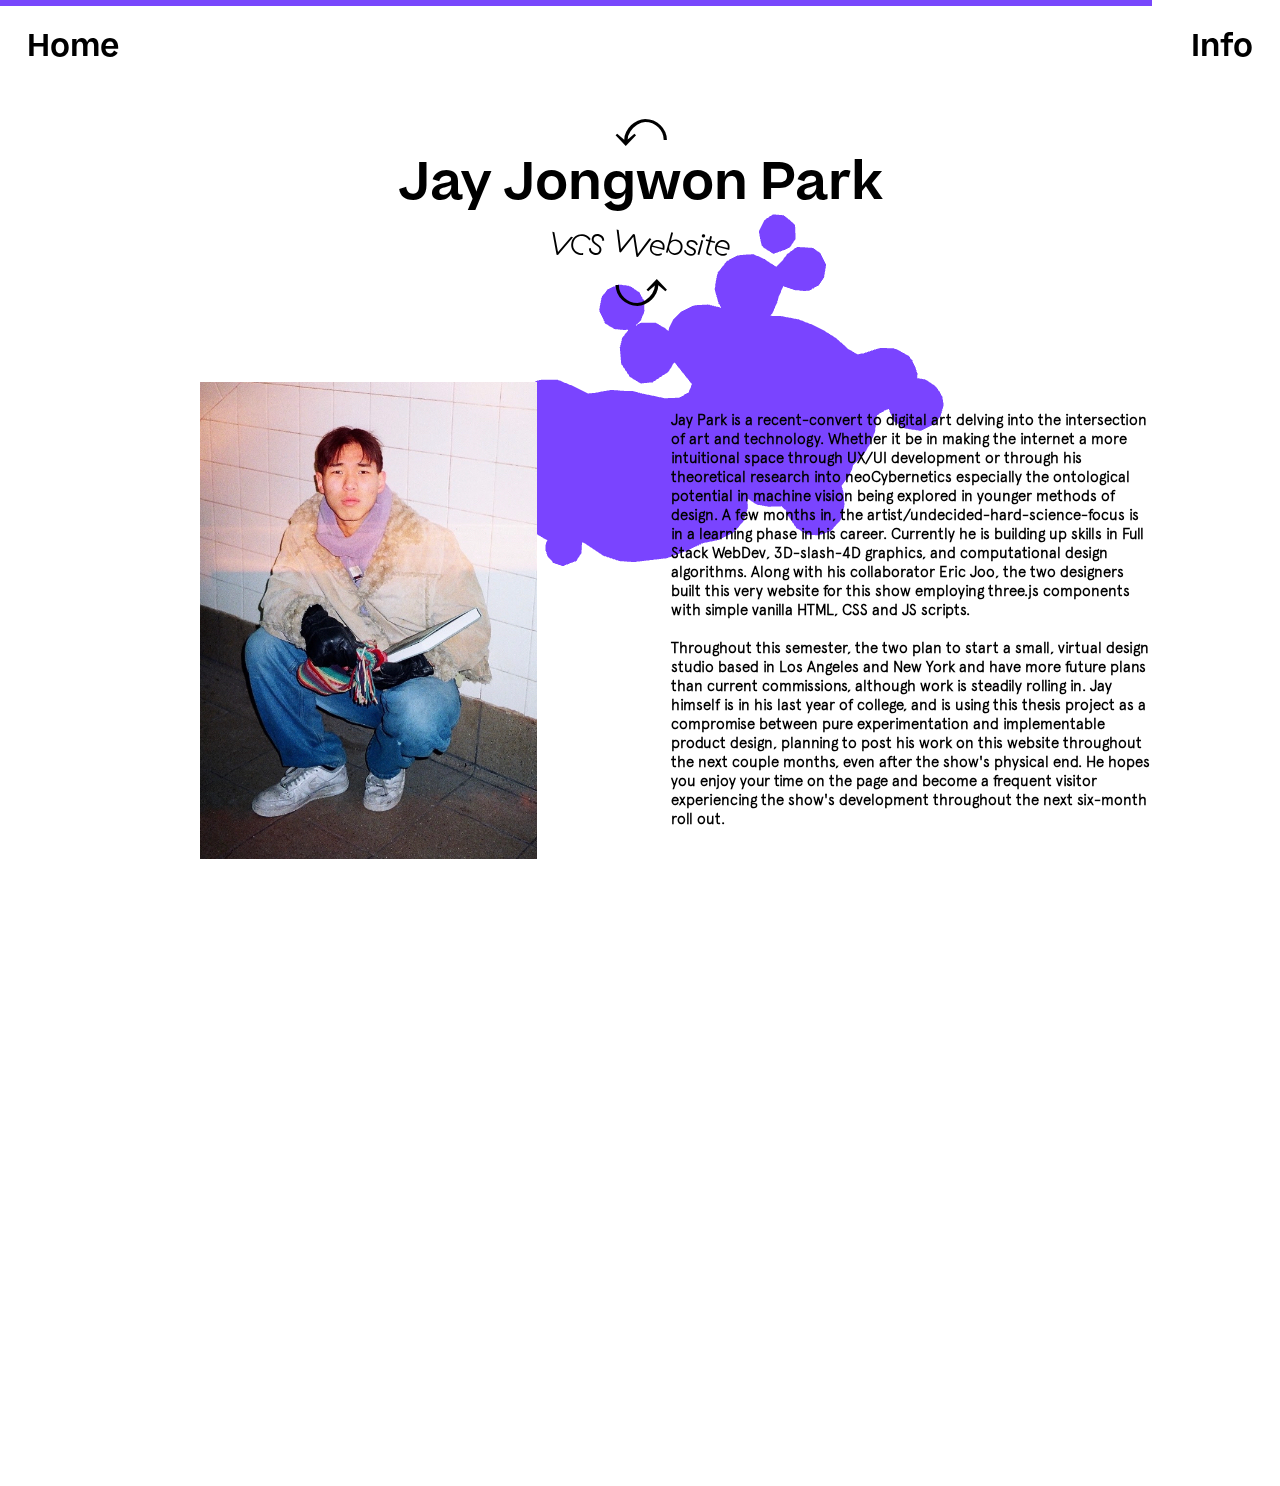
<file: jay.html>
<!DOCTYPE html>
<html>
<head>
    <meta charset="UTF-8" />
    <meta name="viewport" content="width=device-width, initial-scale=1.0" />
    <meta http-equiv="X-UA-Compatible" content="ie=edge" />
    <script src="https://ajax.googleapis.com/ajax/libs/jquery/3.5.1/jquery.min.js"></script>
    <script src="js/three.min.js"></script>
    <script src="js/GLTFLoader.js"></script>
</head>
<style>
    @font-face {
      font-family: Beatrice;
      src: url("fonts/Beatrice-Semibold.otf") format("opentype");
    }
    @font-face {
      font-family: Apercu-Light;
      src: url("fonts/Apercu-Light.otf") format("opentype");
    }
    @font-face {
      font-family: GT-Haptic-Light-Rotalic;
      src: url("fonts/GT-Haptik-Light-Rotalic-Trial.otf") format("opentype");
    }
    /* div{
          background: rgba(255, 255, 255, 0) !important;
          border: none !important;
      } */
    body {
      overflow-x: hidden;
    }

    #top-scroll{
    position: fixed;
    left: 0;
    width:90vw;
    height:.7vh;
    z-index:1000;
    }

    .scene{
      position: fixed;
      width: 100vw;
      height: 100vh;
      z-index: -500;
    }

    .scene,
    canvas {
        
        width: 100%;
        height: 100%;
        
        top: 0;
    }
  </style>
<body>
<div id="top-scroll" style="position: fixed; top: 0; background: rgb(120, 71, 252);"></div>

<div
  style="
    position: fixed;
    left: 0;
    top: 0;
    width: 93px;
    height: 40px;
    margin: 27px;
    text-align: left;
    z-index: 400;
  "
>
  
  <div
    class="home"
    style="
      width: 100%;
      height: 40px;
      display: inline-block;
      
    "
  >
    
    <span style="font-size: 30px; font-family: 'Beatrice'; margin: auto">
      <a style="text-decoration: none; color: black;" href="index.html">Home</a> 
    </span>
  </div>

</div>

<style>

  @media all and (max-width: 480px) {
    .info{
      width: 30vw !important;
      margin: 0;
    }
    .home{
      width: 30vw !important;
      margin: 0;
    }
    .student-nav{
      width: 40vw !important;
    }
    .home span{
      font-size: 7vw  !important;
    }
    .info span{
      font-size: 7vw !important;
    }
    .student-nav span{
      font-size: 7vw !important;
    }
  }
</style>

<div
  class="info"
  style="
    position: fixed;
    right: 0;
    top: 0;
    width: 100px;
    height: 40px;
    margin: 27px;
    text-align: right;
    z-index: 400;
  "
>
  <div
    style="
      width: 100%;
      height: 40px;
      display: inline-block;
    "
  >
  <span style="font-size: 30px; font-family: 'Beatrice'; margin: auto" >
    <a href="info.html" style="text-decoration: none; color: black;">
      Info
    </a>
  </span>
  </div>
</div>

<div
  class="student-nav"
  style="
    position: relative;
    width: 650px;
    height: 150px;
    margin: 100px auto 20px auto;
    text-align: center;
  "
>
  <div
    style="width: 100%; height: 40px; display: inline-block"
  >
    <span
      style="display: inline-block; margin: 0 auto 0 auto; font-size: 50px"
      >
      <a style="text-decoration: none; color: black; cursor: pointer;" href="juliet.html">⤺</a>
      </span
    >
  </div>
  <div
    style="
      width: 100%;
      height: 55px;
      display: inline-block;
    "
  >
    <span style="font-size: 50px; font-family: 'Beatrice'; margin: auto"
      >Jay Jongwon Park</span
    >
    <span style="font-size: 30px !important; font-family: 'GT-Haptic-Light-Rotalic'; margin: auto"><br>VCS Website</span>
  </div>
  <div
    style="
      width: 100%;
      height: 40px;
      display: inline-block;
      font-size: 50px;
    "
  >
    <span>
    <a style="text-decoration: none; color: black; cursor: pointer;" href="naomi.html">⤻</a>
    </span>
  </div>
</div>

<style>
  @media all and (max-width: 1000px) {
    .intro {
      top: 30vw !important;
      margin-top: 15vw;
      height: 200vw !important;
    }
    .pp-side {
      /* min-height: 130vw !important; */
      width: 80vw !important;
    }
    .pp-side img {
      width: 80vw !important;
      margin-top: 20em;
    }
    .state-side {
      /* min-height: 70vw !important; */
      width: 80vw !important;
      top: 160vw !important;
      margin: 50px 0 200px 0;
    }

    .state-side h4 {
      margin-bottom: 20vh !important;
      font-size: 3.5vw !important;
    }
  }

</style>

<div
  class="intro"
  style="
    position: relative;
    width: 80vw;
    margin: 5vh auto 15vh auto;
    display: flex;
    flex-direction: column;
    font-size: 15px;
    top: 0vw;
  "
>
  <div
    class="pp-side"
    style="
      position: absolute;
      left: 0;
      top: 0;
      width: 47%;
      display: flexbox;
      text-align: center;
      vertical-align: middle;
    "
  >
    <img
      style="margin: 18% auto 0 auto; width: 70%; display: flexbox"
      src="images/profile-photo/pp-jay.jpeg"
      alt=""
    />
  </div>
  <div
    class="state-side"
    style="position: absolute; right: 0; width: 47%"
  >
    <h4 style="margin: 6vw auto 0vw auto; font-family: Apercu-Light">
      Jay Park is a recent-convert to digital art delving into the intersection of art and technology. Whether it be in making the internet a more intuitional space through UX/UI development or through his theoretical research into neoCybernetics especially the ontological potential in machine vision being explored in younger methods of design. A few months in, the artist/undecided-hard-science-focus is in a learning phase in his career. Currently he is building up skills in Full Stack WebDev, 3D-slash-4D graphics, and computational design algorithms. Along with his collaborator Eric Joo, the two designers built this very website for this show employing three.js components with simple vanilla HTML, CSS and JS scripts.
      <br><br>
      Throughout this semester, the two plan to start a small, virtual design studio based in Los Angeles and New York and have more future plans than current commissions, although work is steadily rolling in. Jay himself is in his last year of college, and is using this thesis project as a compromise between pure experimentation and implementable product design, planning to post his work on this website throughout the next couple months, even after the show's physical end. He hopes you enjoy your time on the page and become a frequent visitor experiencing the show's development throughout the next six-month roll out.
    </h4>
  </div>
</div>


<div class="scene"></div>

</body>
<script src="js/jay.js"></script>
</html>
</file>
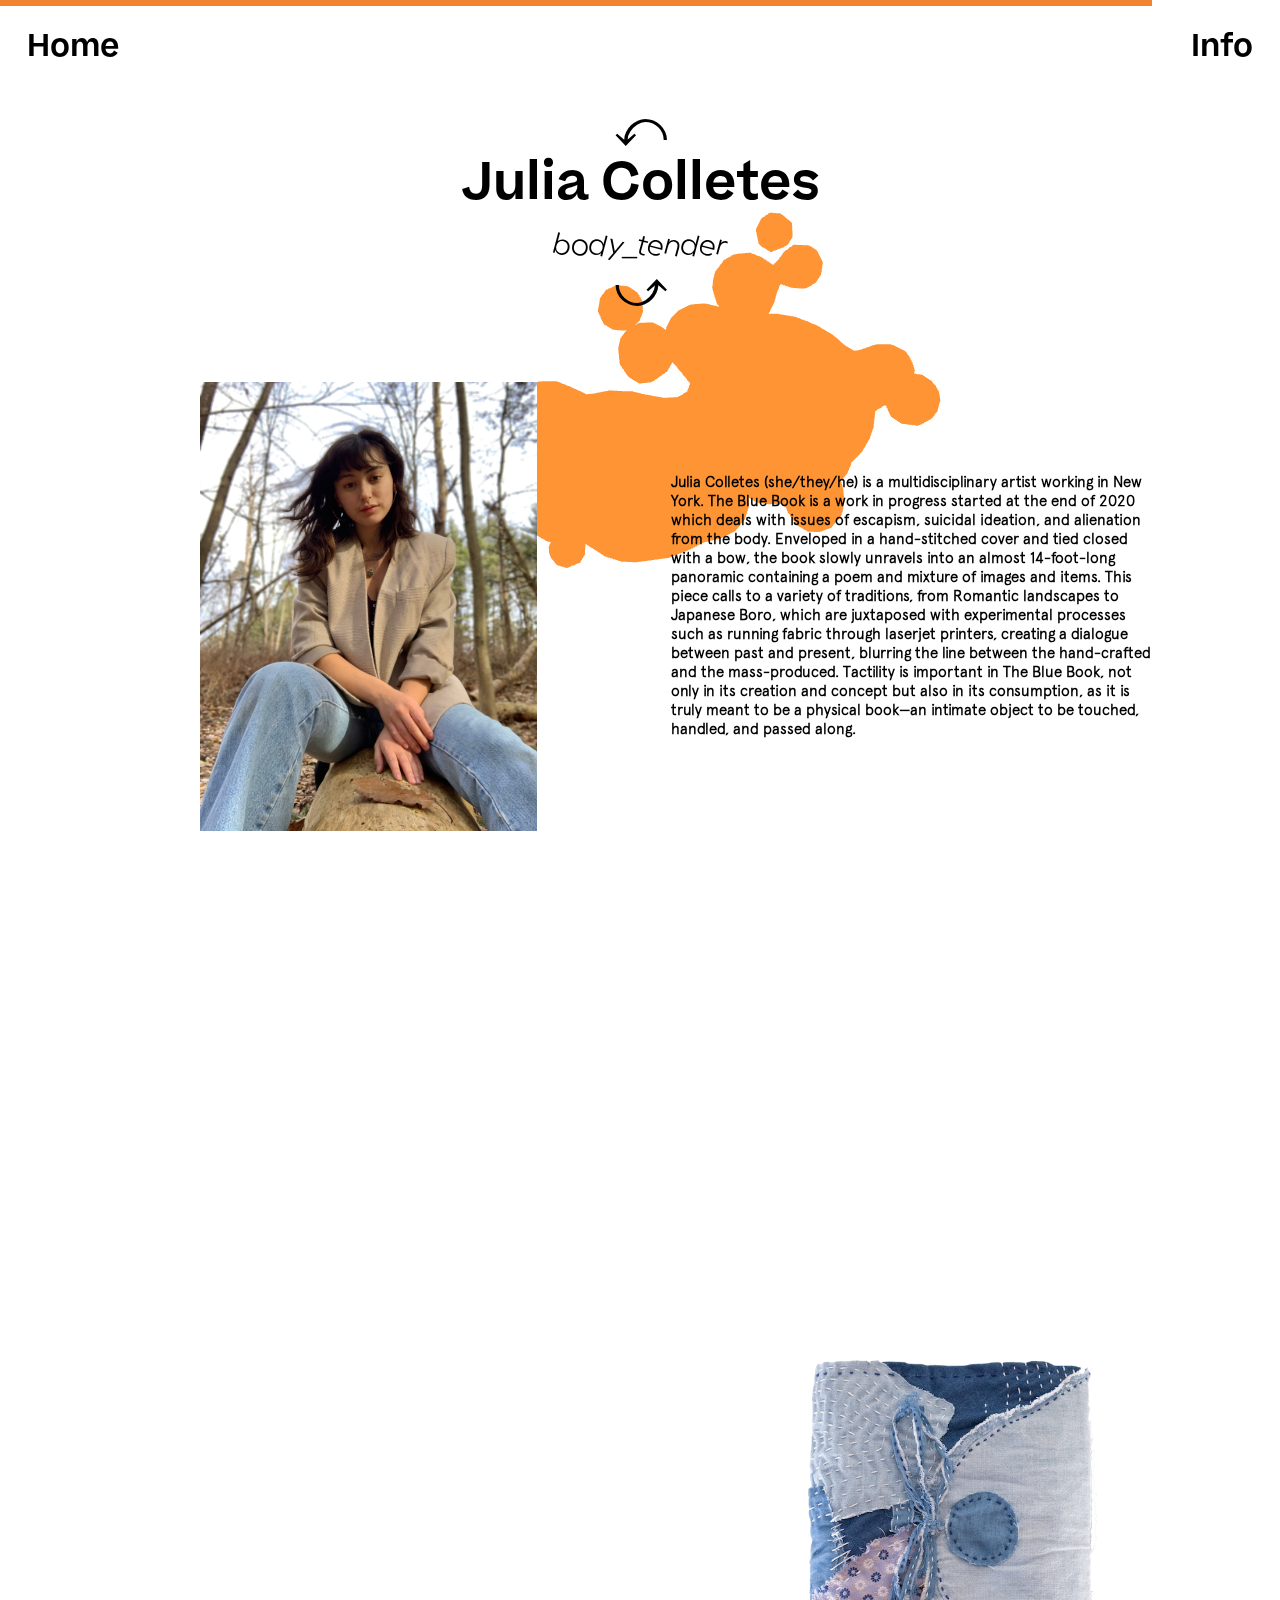
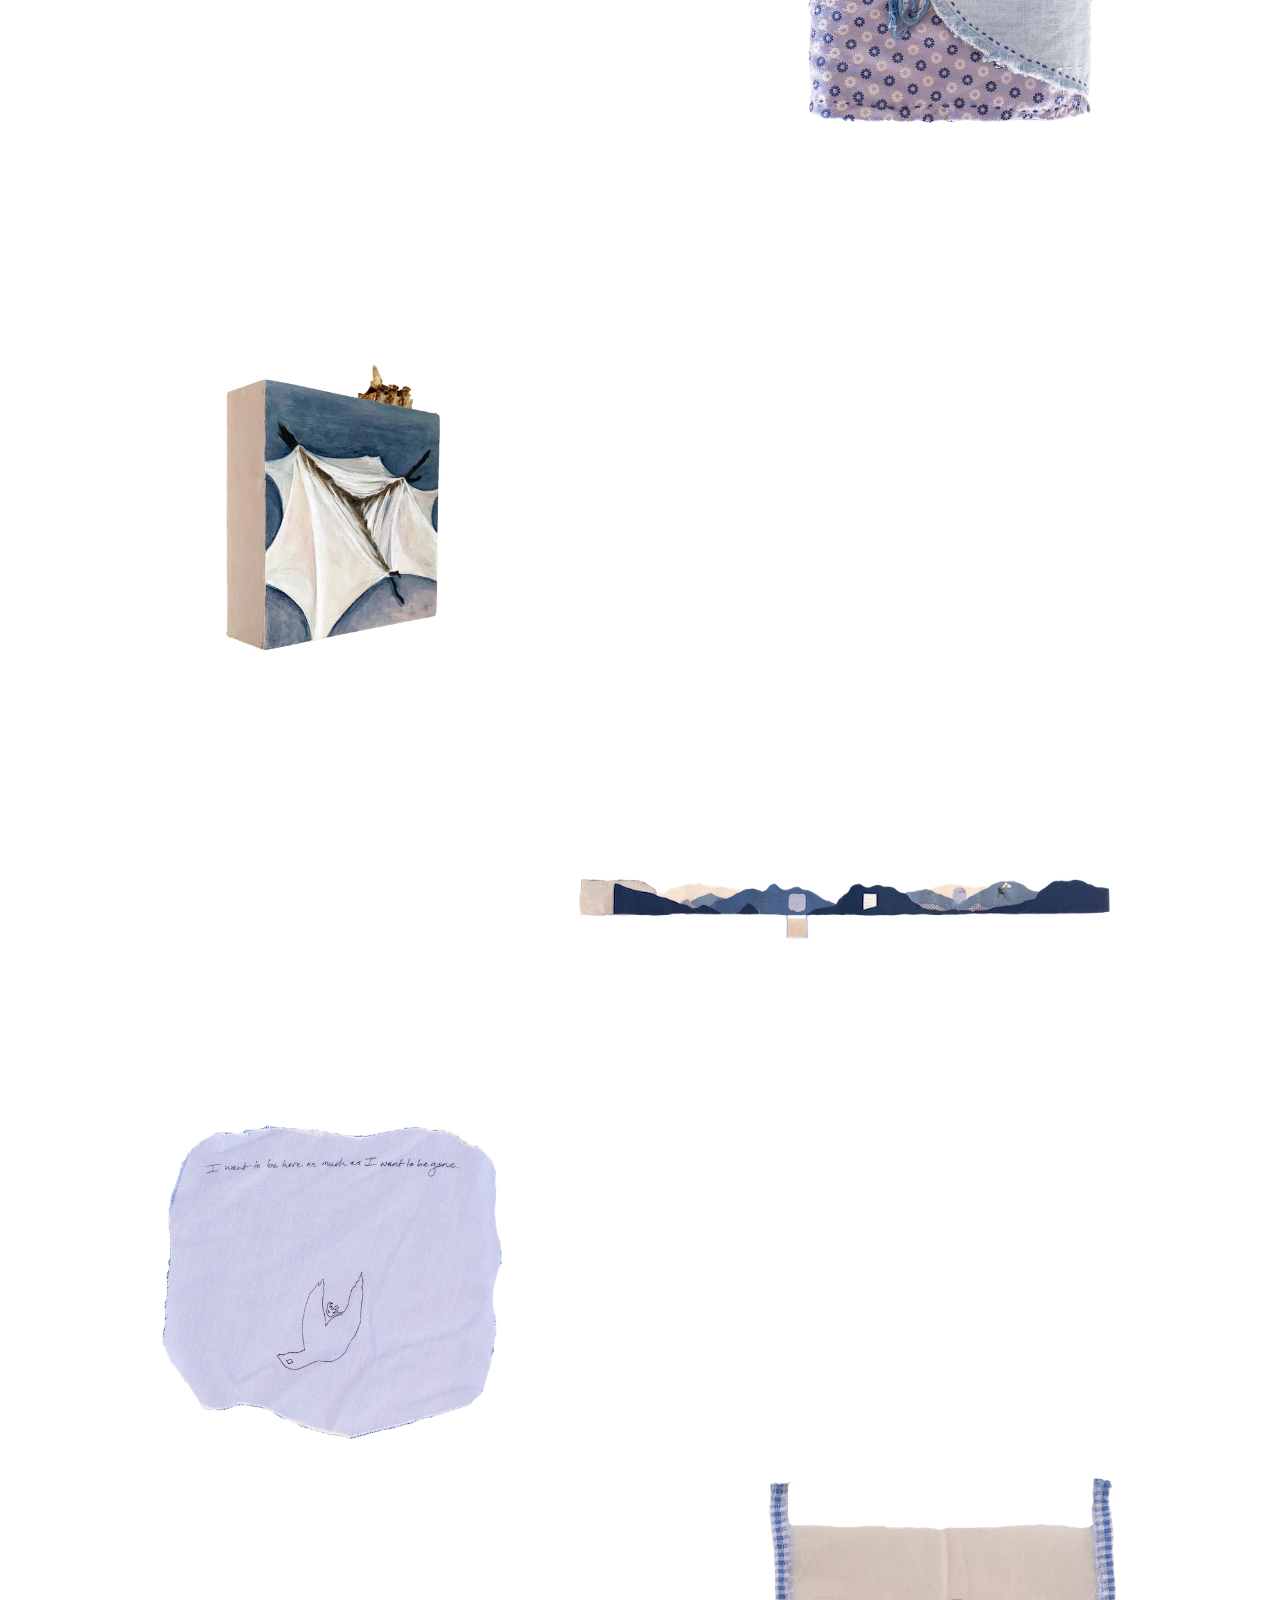
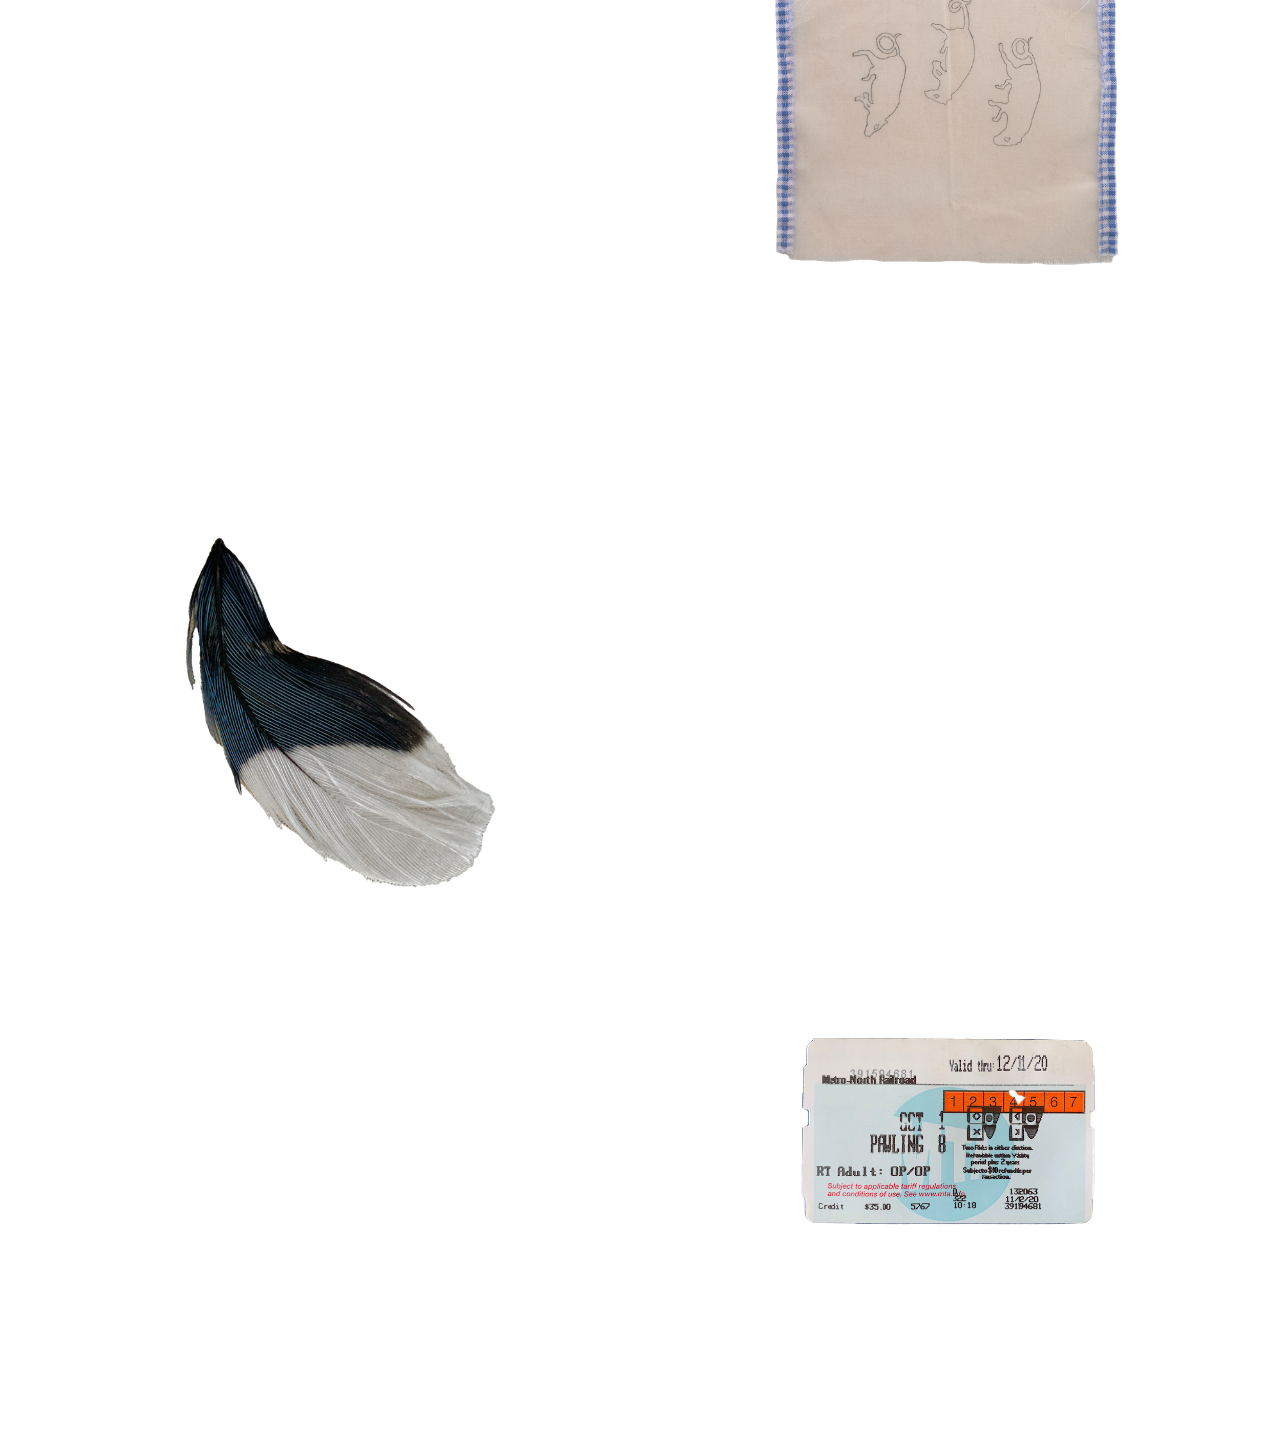
<file: julia.html>
<!DOCTYPE html>
<html>
<head>
    <meta charset="UTF-8" />
    <meta name="viewport" content="width=device-width, initial-scale=1.0" />
    <meta http-equiv="X-UA-Compatible" content="ie=edge" />
    <script src="https://ajax.googleapis.com/ajax/libs/jquery/3.5.1/jquery.min.js"></script>
    <script src="js/three.min.js"></script>
    <script src="js/GLTFLoader.js"></script>
</head>
<style>
    @font-face {
      font-family: Beatrice;
      src: url("fonts/Beatrice-Semibold.otf") format("opentype");
    }
    @font-face {
      font-family: Apercu-Light;
      src: url("fonts/Apercu-Light.otf") format("opentype");
    }
    @font-face {
      font-family: GT-Haptic-Light-Rotalic;
      src: url("fonts/GT-Haptik-Light-Rotalic-Trial.otf") format("opentype");
    }
    /* div{
          background: rgba(255, 255, 255, 0) !important;
          border: none !important;
      } */
    body {
      overflow-x: hidden;
    }

    #top-scroll{
    position: fixed;
    left: 0;
    width:90vw;
    height:.7vh;
    z-index:1000;
    }

    .scene{
      position: fixed;
      width: 100vw;
      height: 100vh;
      z-index: -500;
    }

    .scene,
    canvas {
        
        width: 100%;
        height: 100%;
        
        top: 0;
    }
  </style>
<body>
<div id="top-scroll" style="position: fixed; top: 0; background: rgb(240, 132, 50);"></div>

<div
  style="
    position: fixed;
    left: 0;
    top: 0;
    width: 93px;
    height: 40px;
    margin: 27px;
    text-align: left;
    z-index: 400;
  "
>
  
  <div
    class="home"
    style="
      width: 100%;
      height: 40px;
      display: inline-block;
      
    "
  >
    
    <span style="font-size: 30px; font-family: 'Beatrice'; margin: auto">
      <a style="text-decoration: none; color: black;" href="index.html">Home</a> 
    </span>
  </div>

</div>

<style>

  @media all and (max-width: 480px) {
    .info{
      width: 30vw !important;
      margin: 0;
    }
    .home{
      width: 30vw !important;
      margin: 0;
    }
    .student-nav{
      width: 40vw !important;
    }
    .home span{
      font-size: 7vw  !important;
    }
    .info span{
      font-size: 7vw !important;
    }
    .student-nav span{
      font-size: 7vw !important;
    }
  }
</style>

<div
  class="info"
  style="
    position: fixed;
    right: 0;
    top: 0;
    width: 100px;
    height: 40px;
    margin: 27px;
    text-align: right;
    z-index: 400;
  "
>
  <div
    style="
      width: 100%;
      height: 40px;
      display: inline-block;
    "
  >
  <span style="font-size: 30px; font-family: 'Beatrice'; margin: auto" >
    <a href="info.html" style="text-decoration: none; color: black;">
      Info
    </a>
  </span>
  </div>
</div>

<div
  class="student-nav"
  style="
    position: relative;
    width: 450px;
    height: 150px;
    margin: 100px auto 20px auto;
    text-align: center;
  "
>
  <div
    style="width: 100%; height: 40px; display: inline-block"
  >
    <span
      style="display: inline-block; margin: 0 auto 0 auto; font-size: 50px"
      >
      <a style="text-decoration: none; color: black; cursor: pointer;" href="mina.html">⤺</a>
      </span
    >
  </div>
  <div
    style="
      width: 100%;
      height: 55px;
      display: inline-block;
    "
  >
    <span style="font-size: 50px; font-family: 'Beatrice'; margin: auto"
      >Julia Colletes</span
    >
    <span style="font-size: 30px !important; font-family: 'GT-Haptic-Light-Rotalic'; margin: auto"><br>body_tender</span>
  </div>
  <div
    style="
      width: 100%;
      height: 40px;
      display: inline-block;
      font-size: 50px;
    "
  >
    <span>
    <a style="text-decoration: none; color: black; cursor: pointer;" href="tyler.html">⤻</a>
    </span>
  </div>
</div>

<style>
  @media all and (max-width: 1000px) {
    .intro {
      top: 12vw;
      margin-top: 30vw;
      height: 250vw !important;
    }
    .pp-side {
      /* min-height: 130vw !important; */
      width: 80vw !important;
    }
    .pp-side img {
      width: 80vw !important;
      margin-top: 20em;
    }
    .state-side {
      /* min-height: 70vw !important; */
      width: 80vw !important;
      top: 121vw !important;
      margin: 50px 0 200px 0;
    }

    .state-side h4 {
      margin-bottom: 0 !important;
      font-size: 3.5vw !important;
    }
  }

</style>

<div
  class="intro"
  style="
    height: 80vw;
    position: relative;
    width: 80vw;
    margin: 5vh auto 5vh auto;
    display: flex;
    flex-direction: column;
    font-size: 15px;

  "
>
  <div
    class="pp-side"
    style="
      position: absolute;
      left: 0;
      top: 0;
      width: 47%;
      display: flexbox;
      text-align: center;
      vertical-align: middle;
    "
  >
    <img
      style="margin: 18% auto 0 auto; width: 70%; display: flexbox"
      src="images/profile-photo/pp-julia.HEIC"
      alt=""
    />
  </div>
  <div
    class="state-side"
    style="position: absolute; right: 0; width: 47%"
  >
    <h4 style="margin: 6vw auto 0 auto; font-family: Apercu-Light">
      Julia Colletes (she/they/he) is a multidisciplinary artist working in New York. The Blue Book is a work in progress started at the end of 2020 which deals with issues of escapism, suicidal ideation, and alienation from the body. Enveloped in a hand-stitched cover and tied closed with a bow, the book slowly unravels into an almost 14-foot-long panoramic containing a poem and mixture of images and items. This piece calls to a variety of traditions, from Romantic landscapes to Japanese Boro, which are juxtaposed with experimental processes such as running fabric through laserjet printers, creating a dialogue between past and present, blurring the line between the hand-crafted and the mass-produced. Tactility is important in The Blue Book, not only in its creation and concept but also in its consumption, as it is truly meant to be a physical book—an intimate object to be touched, handled, and passed along.
    </h4>
  </div>
</div>

<style>
  @media all and (max-width: 1000px) {
    .port-slot {
      height: 80vw !important;
      top: 40vw;
    }

    .port-img {
      width: 100% !important;
    }

    .desc-cont .left {
      position: absolute;
      right: 0 !important;
      bottom: 0 !important;
    }

    /* .desc-cont .r {
      left: 0 !important;
    } */

    .descript {
      font-size: 3vw;
    }

    #panorama {
      margin-bottom: -30vh !important;
    }
  }
  .descript {
    font-family: "Apercu-Light";
  }
  .descript span {
    font-family: "GT-Haptic-Light-Rotalic";
  }

  

</style>

<div
  class="port-slot"
  style="
    position: relative;
    width: 80vw;
    min-height: 38.5vw;
    margin: 15vh auto 15vh auto;
    display: flex;
  "
>
  <div
    class="port-img"
    style="
      position: absolute;
      right: 0;
      width: 40%;
      height: 100%;
      display: inline-block;
      text-align: center;
      vertical-align: middle;
    "
  >
    <img style="width: 90%" src="images/gallery/julia/The Blue Book Cover.png" alt="" />
  </div>
  <div
    class="desc-cont left"
    style="
      position: absolute;
      top: 35%;
      right: 45%;
      padding: 1%;
      text-align: center;
      font-size: 1.5vw;
      background: white;
      border: 4px black solid;

      transform: scaleX(0);
      transform-origin: right;
      transition: 0.3s;
      transform-style: preserve-3d;
    "
  >
    <span class="descript">
      <span>The Blue Book</span>
      <br />Julia Colletes
      <br /><em>Muslin, found fabric
      <br> and objects cotton thread, paper
      </em>
      <br /><em>8" x 10.5" - closed, 2020–present</em>
    </span>
  </div>
</div>

<div
    class="port-slot"
    style="
      position: relative;
      width: 80vw;
      min-height: 30vw;
      margin: 5vh auto 10vh auto;
    "
  >
    <div
      class="port-img"
      style="
        position: absolute;
        left: 0;
        width: 40%;
        height: 100%;
        display: inline-block;
        text-align: center;
        vertical-align: middle;
      "
    >
      <img
        style="width: 90%"
        src="images/gallery/julia/Splinter.png"
        alt=""
      />
    </div>
    <div
      class="desc-cont right"
      style="
        position: absolute;
        top: 36%;
        left: 45%;
        background: white;
        border: 4px black solid;
        padding: 1%;
        text-align: center;
        font-size: 1.5vw;

        transform: scaleX(0);
        transform-origin: left;
        transition: 0.3s;
        transform-style: preserve-3d;
      "
    >
      <span class="descript l">
        <span>Splinter</span>
        <br />Julia Colletes
        <br /><em>Acrylic on wood, animal bone
        </em>
        <br /><em>5" x 6" </em>
        (2020)
        
      </span>
    </div>
</div>

<div
  class="port-slot"
  id="panorama"
  style="
    position: relative;
    width: 80vw;
    min-height: 5vw;
    margin: 15vh auto 15vh auto;
    display: flex;
  "
>

  <div
    class="port-img"
    style="
      position: absolute;
      right: 0;
      width: 60%;
      height: 100%;
      display: inline-block;
      text-align: center;
      vertical-align: middle;
    "
  >
    <img style="width: 90%" src="images/gallery/julia/The Blue Book Panoramic.png" alt="" />
  </div>
  <div
    class="desc-cont left"
    style="
      position: absolute;
      top: -40%;
      right: 65%;
      padding: 1%;
      text-align: center;
      font-size: 1.5vw;
      background: white;
      border: 4px black solid;

      transform: scaleX(0);
      transform-origin: right;
      transition: 0.3s;
      transform-style: preserve-3d;
    "
  >
    <span class="descript">
      <span>The Blue Book</span>
      <br />Julia Colletes
      <br /><em>Muslin, found fabric and
      <br> objects cotton thread, paper
      </em>
      <br /><em>167" x 10.5" - closed, 2020–present</em>
    </span>
  </div>
</div>

<div
    class="port-slot"
    style="
      position: relative;
      width: 80vw;
      min-height: 20vw;
      margin: 5vh auto 10vh auto;
    "
  >
    <div
      class="port-img"
      style="
        position: absolute;
        left: 0;
        width: 40%;
        height: 100%;
        display: inline-block;
        text-align: center;
        vertical-align: middle;
      "
    >
      <img
        style="width: 90%"
        src="images/gallery/julia/Detail 1 from The Blue Book.png"
        alt=""
      />
    </div>
    <div
      class="desc-cont right"
      style="
        position: absolute;
        top: 60%;
        left: 45%;
        background: white;
        border: 4px black solid;
        padding: 1%;
        text-align: center;
        font-size: 1.5vw;

        transform: scaleX(0);
        transform-origin: left;
        transition: 0.3s;
        transform-style: preserve-3d;
      "
    >
      <span class="descript l">
        <span>The Blue Book, Detail 1</span>
      <br />Julia Colletes
    </span>
      </span>
    </div>
</div>

<div
  class="port-slot"
  style="
    position: relative;
    width: 80vw;
    min-height: 38.5vw;
    margin: 15vh auto 15vh auto;
    display: flex;
  "
>
  <div
    class="port-img"
    style="
      position: absolute;
      right: 0;
      width: 40%;
      height: 100%;
      display: inline-block;
      text-align: center;
      vertical-align: middle;
    "
  >
    <img style="width: 90%" src="images/gallery/julia/Detail 2 from The Blue Book.png" alt="" />
  </div>
  <div
    class="desc-cont left"
    style="
      position: absolute;
      top: 44%;
      right: 45%;
      padding: 1%;
      text-align: center;
      font-size: 1.5vw;
      background: white;
      border: 4px black solid;

      transform: scaleX(0);
      transform-origin: right;
      transition: 0.3s;
      transform-style: preserve-3d;
    "
  >
    <span class="descript">
      <span>The Blue Book, Detail 2</span>
      <br />Julia Colletes
    </span>
    </span>
  </div>
</div>

<div
    class="port-slot"
    style="
      position: relative;
      width: 80vw;
      min-height: 30vw;
      margin: 5vh auto 10vh auto;
    "
  >
    <div
      class="port-img landscape"
      style="
        position: absolute;
        left: 0;
        width: 40%;
        height: 100%;
        display: inline-block;
        text-align: center;
        vertical-align: middle;
      "
    >
      <img
        style="width: 90%"
        src="images/gallery/julia/Detail 3 from The Blue Book.png"
        alt=""
      />
    </div>
    <div
      class="desc-cont right"
      style="
        position: absolute;
        top: 50%;
        left: 45%;
        background: white;
        border: 4px black solid;
        padding: 1%;
        text-align: center;
        font-size: 1.5vw;

        transform: scaleX(0);
        transform-origin: left;
        transition: 0.3s;
        transform-style: preserve-3d;
      "
    >
      <span class="descript l">
        <span>The Blue Book, Detail 3</span>
        <br />Julia Colletes
    </span>
      </span>
    </div>
</div>

<div
  class="port-slot"
  style="
    position: relative;
    width: 80vw;
    height: 25vw !important;
    margin: 15vh auto 15vh auto;
    display: flex;
  "
>
  <div
    class="port-img"
    style="
      position: absolute;
      right: 0;
      width: 40%;
      height: 100%;
      display: inline-block;
      text-align: center;
      vertical-align: middle;
    "
  >
    <img style="width: 90%" src="images/gallery/julia/Detail 4 from The Blue Book.png" alt="" />
  </div>
  <div
    class="desc-cont left"
    style="
      position: absolute;
      top: 30%;
      right: 45%;
      padding: 1%;
      text-align: center;
      font-size: 1.5vw;
      background: white;
      border: 4px black solid;

      transform: scaleX(0);
      transform-origin: right;
      transition: 0.3s;
      transform-style: preserve-3d;
    "
  >
    <span class="descript">
      <span>The Blue Book, Detail 4</span>
      <br />Julia Colletes
    </span>
    </span>
  </div>
</div>

<div class="scene"></div>

</body>
<script src="js/julia.js"></script>
</html>
</file>
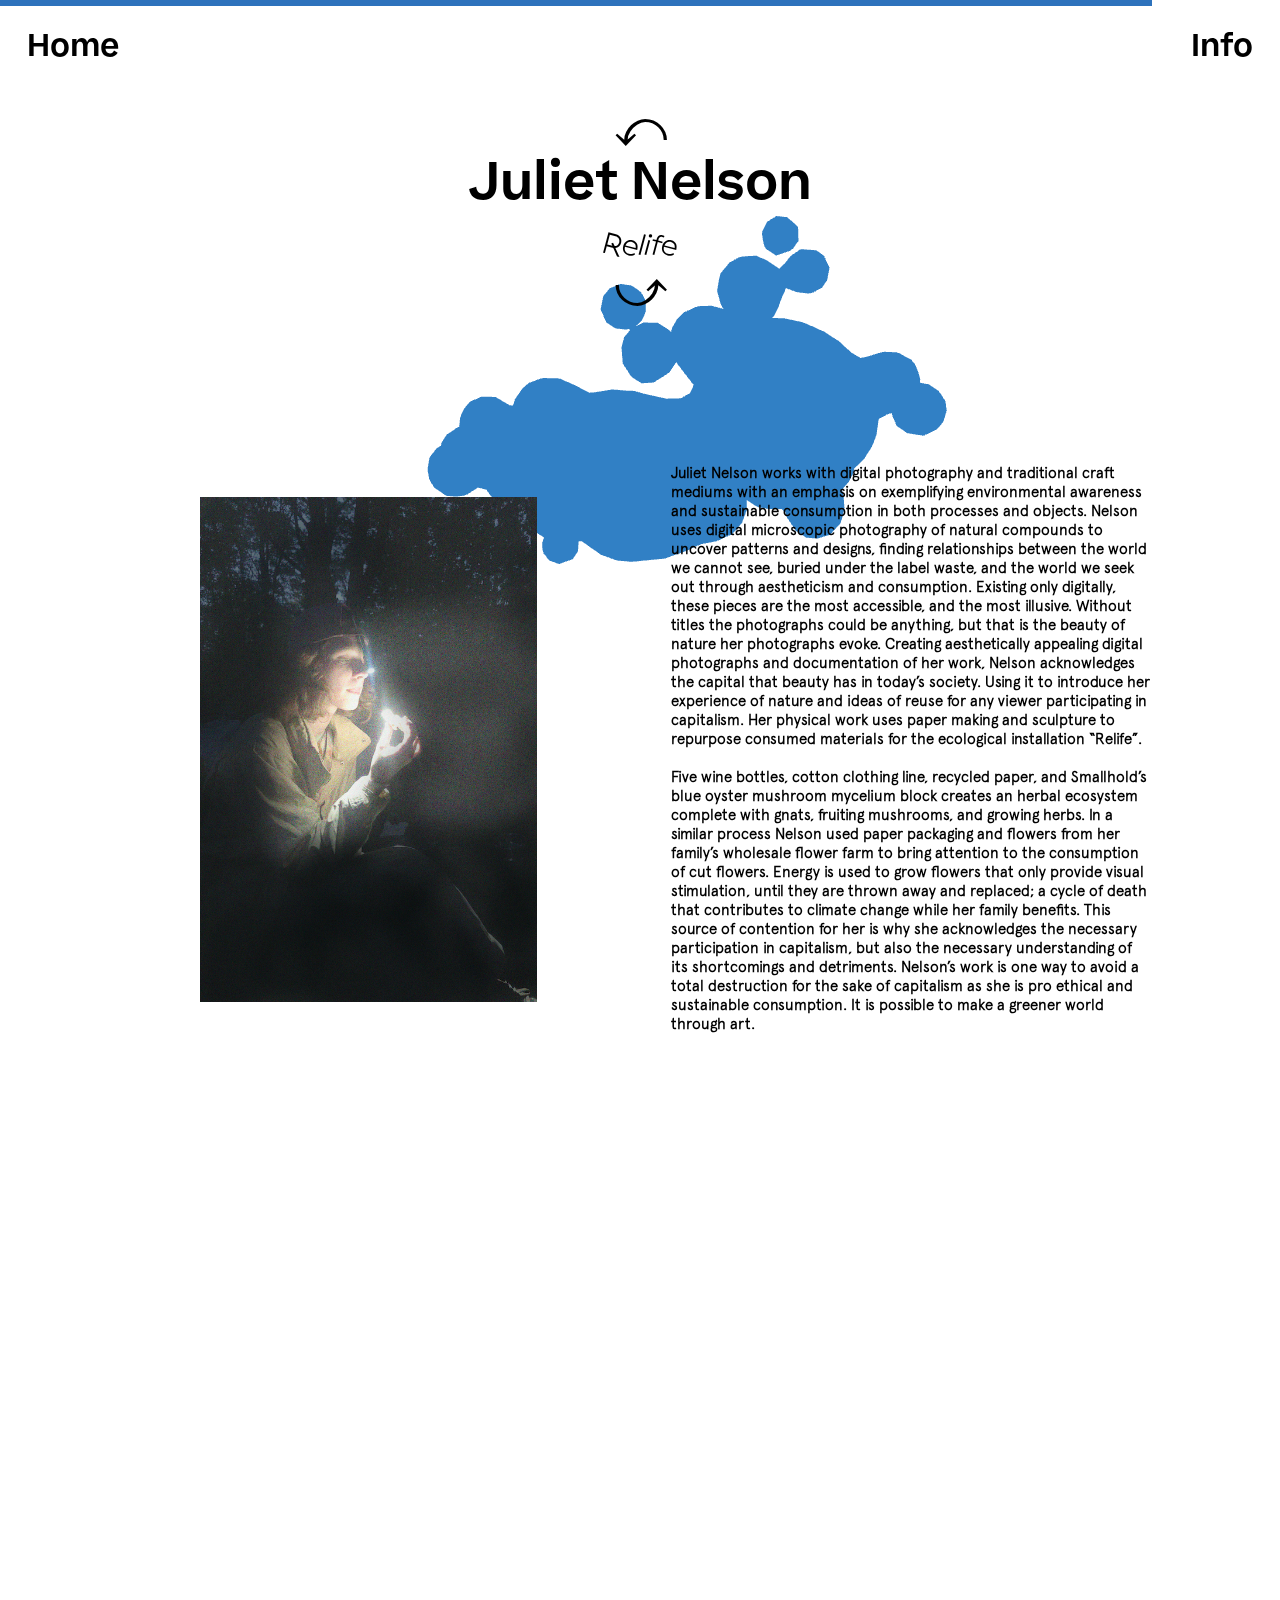
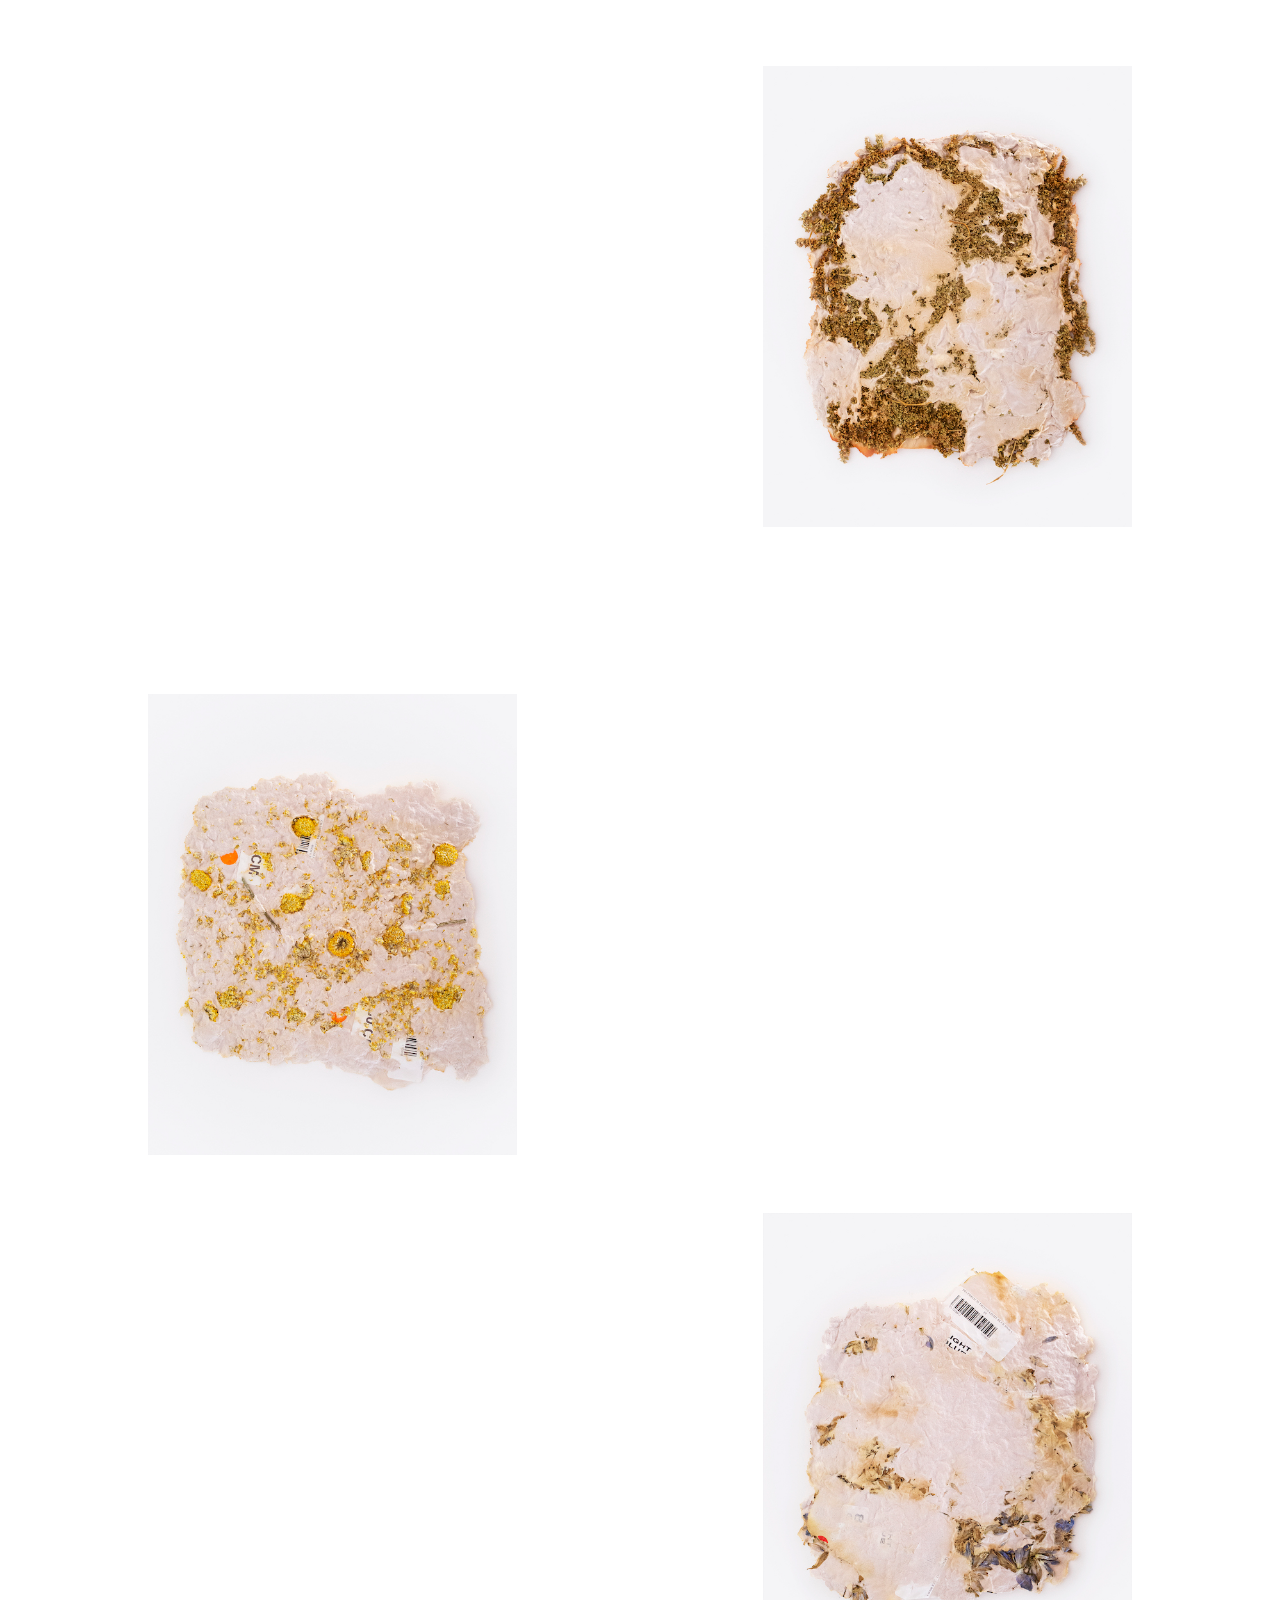
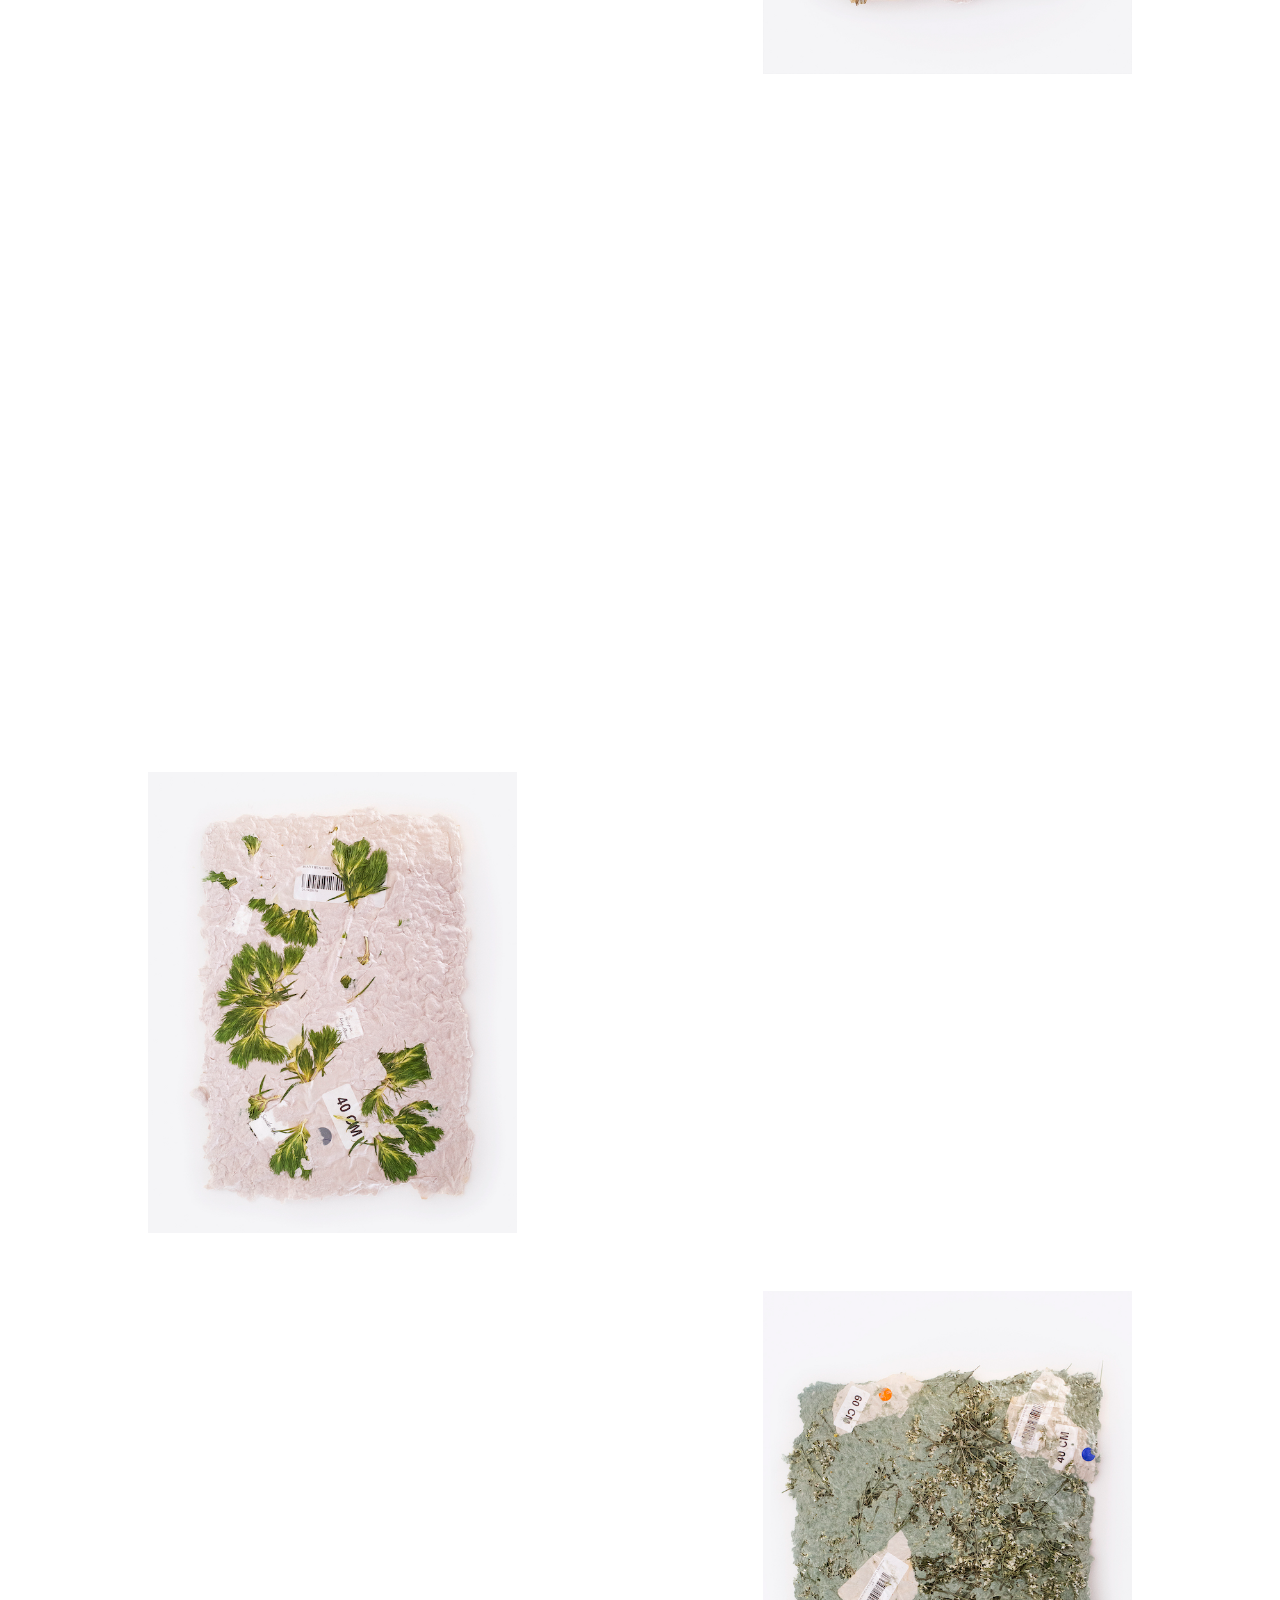
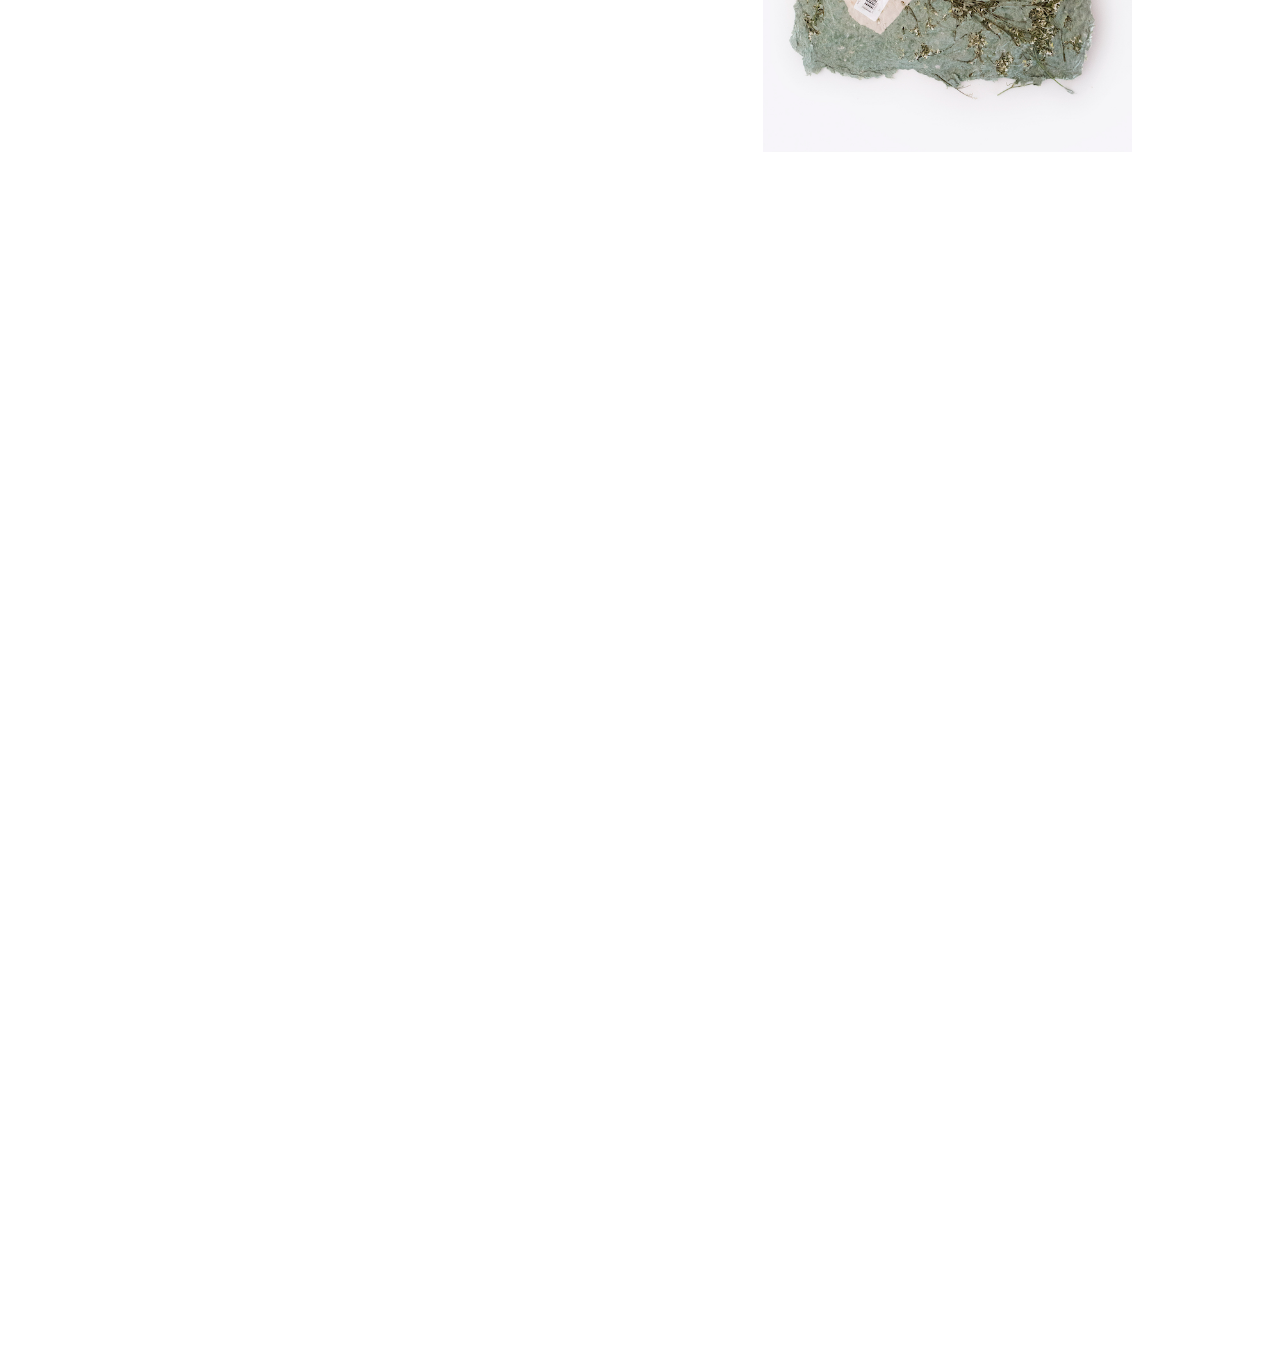
<file: juliet.html>
<!DOCTYPE html>
<html>
<head>
    <meta charset="UTF-8" />
    <meta name="viewport" content="width=device-width, initial-scale=1.0" />
    <meta http-equiv="X-UA-Compatible" content="ie=edge" />
    <script src="https://ajax.googleapis.com/ajax/libs/jquery/3.5.1/jquery.min.js"></script>
    <script src="js/three.min.js"></script>
    <script src="js/GLTFLoader.js"></script>
</head>
<style>
    @font-face {
      font-family: Beatrice;
      src: url("fonts/Beatrice-Semibold.otf") format("opentype");
    }
    @font-face {
      font-family: Apercu-Light;
      src: url("fonts/Apercu-Light.otf") format("opentype");
    }
    @font-face {
      font-family: GT-Haptic-Light-Rotalic;
      src: url("fonts/GT-Haptik-Light-Rotalic-Trial.otf") format("opentype");
    }
    /* div{
          background: rgba(255, 255, 255, 0) !important;
          border: none !important;
      } */
    body {
      overflow-x: hidden;
    }

    #top-scroll{
    position: fixed;
    left: 0;
    width:90vw;
    height:.7vh;
    z-index:1000;
    }

    .scene{
      position: fixed;
      width: 100vw;
      height: 100vh;
      z-index: -500;
    }

    .scene,
    canvas {
        
        width: 100%;
        height: 100%;
        
        top: 0;
    }
  </style>
<body>
<div id="top-scroll" style="position: fixed; top: 0; background: rgb(45, 114, 188);"></div>

<div
  style="
    position: fixed;
    left: 0;
    top: 0;
    width: 93px;
    height: 40px;
    margin: 27px;
    text-align: left;
    z-index: 400;
  "
>
  
  <div
    class="home"
    style="
      width: 100%;
      height: 40px;
      display: inline-block;
      
    "
  >
    
    <span style="font-size: 30px; font-family: 'Beatrice'; margin: auto">
      <a style="text-decoration: none; color: black;" href="index.html">Home</a> 
    </span>
  </div>

</div>

<style>

  @media all and (max-width: 480px) {
    .info{
      width: 30vw !important;
      margin: 0;
    }
    .home{
      width: 30vw !important;
      margin: 0;
    }
    .student-nav{
      width: 40vw !important;
    }
    .home span{
      font-size: 7vw  !important;
    }
    .info span{
      font-size: 7vw !important;
    }
    .student-nav span{
      font-size: 7vw !important;
    }
  }
</style>

<div
  class="info"
  style="
    position: fixed;
    right: 0;
    top: 0;
    width: 100px;
    height: 40px;
    margin: 27px;
    text-align: right;
    z-index: 400;
  "
>
  <div
    style="
      width: 100%;
      height: 40px;
      display: inline-block;
    "
  >
  <span style="font-size: 30px; font-family: 'Beatrice'; margin: auto" >
    <a href="info.html" style="text-decoration: none; color: black;">
      Info
    </a>
  </span>
  </div>
</div>

<div
  class="student-nav"
  style="
    position: relative;
    width: 450px;
    height: 150px;
    margin: 100px auto 20px auto;
    text-align: center;
  "
>
  <div
    style="width: 100%; height: 40px; display: inline-block"
  >
    <span
      style="display: inline-block; margin: 0 auto 0 auto; font-size: 50px"
      >
      <a style="text-decoration: none; color: black; cursor: pointer;" href="nour.html">⤺</a>
      </span
    >
  </div>
  <div
    style="
      width: 100%;
      height: 55px;
      display: inline-block;
    "
  >
    <span style="font-size: 50px; font-family: 'Beatrice'; margin: auto"
      >Juliet Nelson</span
    >
    <span style="font-size: 30px !important; font-family: 'GT-Haptic-Light-Rotalic'; margin: auto"><br>Relife</span>
  </div>
  <div
    style="
      width: 100%;
      height: 40px;
      display: inline-block;
      font-size: 50px;
    "
  >
    <span>
    <a style="text-decoration: none; color: black; cursor: pointer;" href="jay.html">⤻</a>
    </span>
  </div>
</div>

<style>
  @media all and (max-width: 1000px) {
    .intro {
      top: 100vw;
      margin-top: 30vw;
      height: 100vw !important;
    }
    .pp-side {
      /* min-height: 130vw !important; */
      width: 80vw !important;
    }
    .pp-side img {
      width: 80vw !important;
      margin-top: 20em;
    }
    .state-side {
      /* min-height: 70vw !important; */
      width: 80vw !important;
      top: 200vw !important;
      margin: 50px 0 200px 0;
    }

    .state-side h4 {
      margin-bottom: 0 !important;
      font-size: 3.5vw !important;
    }
  }

</style>

<div
  class="intro"
  style="
    top: 9vw;
    position: relative;
    width: 80vw;
    margin: 5vh auto 5vh auto;
    display: flex;
    flex-direction: column;
    font-size: 15px;

  "
>
  <div
    class="pp-side"
    style="
      position: absolute;
      left: 0;
      top: 0;
      width: 47%;
      display: flexbox;
      text-align: center;
      vertical-align: middle;
    "
  >
    <img
      style="margin: 18% auto 0 auto; width: 70%; display: flexbox"
      src="images/profile-photo/pp-juliet.jpg"
      alt=""
    />
  </div>
  <div
    class="state-side"
    style="position: absolute; right: 0; width: 47%"
  >
    <h4 style="margin: 6vw auto 0 auto; font-family: Apercu-Light;">
      Juliet Nelson works with digital photography and traditional craft
        mediums with an emphasis on exemplifying environmental awareness and
        sustainable consumption in both processes and objects. Nelson uses
        digital microscopic photography of natural compounds to uncover patterns
        and designs, finding relationships between the world we cannot see,
        buried under the label waste, and the world we seek out through
        aestheticism and consumption. Existing only digitally, these pieces are
        the most accessible, and the most illusive. Without titles the
        photographs could be anything, but that is the beauty of nature her
        photographs evoke. Creating aesthetically appealing digital photographs
        and documentation of her work, Nelson acknowledges the capital that
        beauty has in today’s society. Using it to introduce her experience of
        nature and ideas of reuse for any viewer participating in capitalism.
        Her physical work uses paper making and sculpture to repurpose consumed
        materials for the ecological installation “Relife”. <br /><br />
        Five wine bottles, cotton clothing line, recycled paper, and Smallhold’s
        blue oyster mushroom mycelium block creates an herbal ecosystem complete
        with gnats, fruiting mushrooms, and growing herbs. In a similar process
        Nelson used paper packaging and flowers from her family’s wholesale
        flower farm to bring attention to the consumption of cut flowers. Energy
        is used to grow flowers that only provide visual stimulation, until they
        are thrown away and replaced; a cycle of death that contributes to
        climate change while her family benefits. This source of contention for
        her is why she acknowledges the necessary participation in capitalism,
        but also the necessary understanding of its shortcomings and detriments.
        Nelson’s work is one way to avoid a total destruction for the sake of
        capitalism as she is pro ethical and sustainable consumption. It is
        possible to make a greener world through art.
    </h4>
  </div>
</div>

<style>
  @media all and (max-width: 1000px) {
    .port-slot {
      height: 80vw !important;
      top: 300vw;
    }

    .port-img {
      width: 100% !important;
    }

    .desc-cont .left {
      position: absolute;
      right: 0 !important;
      bottom: 0 !important;
    }

    /* .desc-cont .r {
      left: 0 !important;
    } */

    .descript {
      font-size: 3vw;
    }
  }
  .descript {
    font-family: "Apercu-Light";
  }
  .descript span {
    font-family: "GT-Haptic-Light-Rotalic";
  }

  

</style>
<div
  class="port-slot"
  style="
    position: relative;
    width: 80vw;
    min-height: 38.5vw;
    margin: 15vh auto 15vh auto;
    display: flex;
  "
>
  <div
    class="port-img"
    style="
      position: absolute;
      right: 0;
      width: 40%;
      height: 100%;
      display: inline-block;
      text-align: center;
      vertical-align: middle;
    "
  >
    <img style="width: 90%" src="images/gallery/juliet/Bronze Amarnthus.jpg" alt="" />
  </div>
  <div
    class="desc-cont left"
    style="
      position: absolute;
      top: 50%;
      right: 45%;
      padding: 1%;
      text-align: center;
      font-size: 1.5vw;
      background: white;
      border: 4px black solid;

      transform: scaleX(0);
      transform-origin: right;
      transition: 0.3s;
      transform-style: preserve-3d;
    "
  >
    <span class="descript">
      <span>Bronze Amaranthus</span>
      <br />Juliet Nelson
      <br /><em>Flowers and packing paper</em>
      <br /><em>10" x 12"</em>
    </span>
  </div>
</div>
<div
    class="port-slot"
    style="
      position: relative;
      width: 80vw;
      min-height: 30vw;
      margin: 5vh auto 10vh auto;
    "
  >
    <div
      class="port-img"
      style="
        position: absolute;
        left: 0;
        width: 40%;
        height: 100%;
        display: inline-block;
        text-align: center;
        vertical-align: middle;
      "
    >
      <img
        style="width: 90%"
        src="images/gallery/juliet/Craspedia.jpg"
        alt=""
      />
    </div>
    <div
      class="desc-cont right"
      style="
        position: absolute;
        top: 50%;
        left: 40%;
        background: white;
        border: 4px black solid;
        padding: 1%;
        text-align: center;
        font-size: 1.5vw;

        transform: scaleX(0);
        transform-origin: left;
        transition: 0.3s;
        transform-style: preserve-3d;
      "
    >
      <span class="descript l">
        <span>Craspedia</span>
        <br />Juliet Nelson
        <br /><em>Flowers and packing paper</em>
        <br /><em>10" x 10"</em>
      </span>
    </div>
</div>
<div
  class="port-slot"
  style="
    position: relative;
    width: 80vw;
    height: 80vw !important;
    margin: 15vh auto 15vh auto;
    display: flex;
  "
>
  <div
    class="port-img"
    style="
      position: absolute;
      right: 0;
      width: 40%;
      height: 100%;
      display: inline-block;
      text-align: center;
      vertical-align: middle;
    "
  >
    <img style="width: 90%" src="images/gallery/juliet/Delphinium.jpg" alt="" />
  </div>
  <div
    class="desc-cont left"
    style="
      position: absolute;
      top: 45%;
      right: 45%;
      padding: 1%;
      text-align: center;
      font-size: 1.5vw;
      background: white;
      border: 4px black solid;

      transform: scaleX(0);
      transform-origin: right;
      transition: 0.3s;
      transform-style: preserve-3d;
    "
  >
    <span class="descript">
      <span>Delphinium</span>
      <br />Juliet Nelson
      <br /><em>Flowers and packing paper</em>
      <br /><em>12" x 12"</em>
    </span>
  </div>
</div>
<div
    class="port-slot"
    style="
      position: relative;
      width: 80vw;
      min-height: 30vw;
      margin: 5vh auto 10vh auto;
    "
  >
    <div
      class="port-img"
      style="
        position: absolute;
        left: 0;
        width: 40%;
        height: 100%;
        display: inline-block;
        text-align: center;
        vertical-align: middle;
      "
    >
      <img
        style="width: 90%"
        src="images/gallery/juliet/Green Dianthus.jpg"
        alt=""
      />
    </div>
    <div
      class="desc-cont right"
      style="
        position: absolute;
        top: 45%;
        left: 45%;
        background: white;
        border: 4px black solid;
        padding: 1%;
        text-align: center;
        font-size: 1.5vw;

        transform: scaleX(0);
        transform-origin: left;
        transition: 0.3s;
        transform-style: preserve-3d;
      "
    >
      <span class="descript l">
        <span>Green Dianthus</span>
      <br />Juliet Nelson
      <br /><em>Digital drawing</em>
      <br /><em>10" x 15"</em>
      </span>
    </div>
</div>
<div
  class="port-slot"
  style="
    position: relative;
    width: 80vw;
    height: 60vw;
    margin: 15vh auto 100vh auto;
    display: flex;
  "
>
  <div
    class="port-img"
    style="
      position: absolute;
      right: 0;
      width: 40%;
      height: 100%;
      display: inline-block;
      text-align: center;
      vertical-align: middle;
    "
  >
    <img style="width: 90%" src="images/gallery/juliet/Limonium.jpg" alt="" />
  </div>
  <div
    class="desc-cont left"
    style="
      position: absolute;
      top: 45%;
      right: 45%;
      padding: 1%;
      text-align: center;
      font-size: 1.5vw;
      background: white;
      border: 4px black solid;

      transform: scaleX(0);
      transform-origin: right;
      transition: 0.3s;
      transform-style: preserve-3d;
    "
  >
    <span class="descript">
      <span>Limonium</span>
      <br />Juliet Nelson
      <br /><em>Flowers and packing paper</em>
      <br /><em>18" x 18"</em>
    </span>
  </div>
</div>

<div class="scene"></div>

</body>
<script src="js/juliet.js"></script>
</html>
</file>
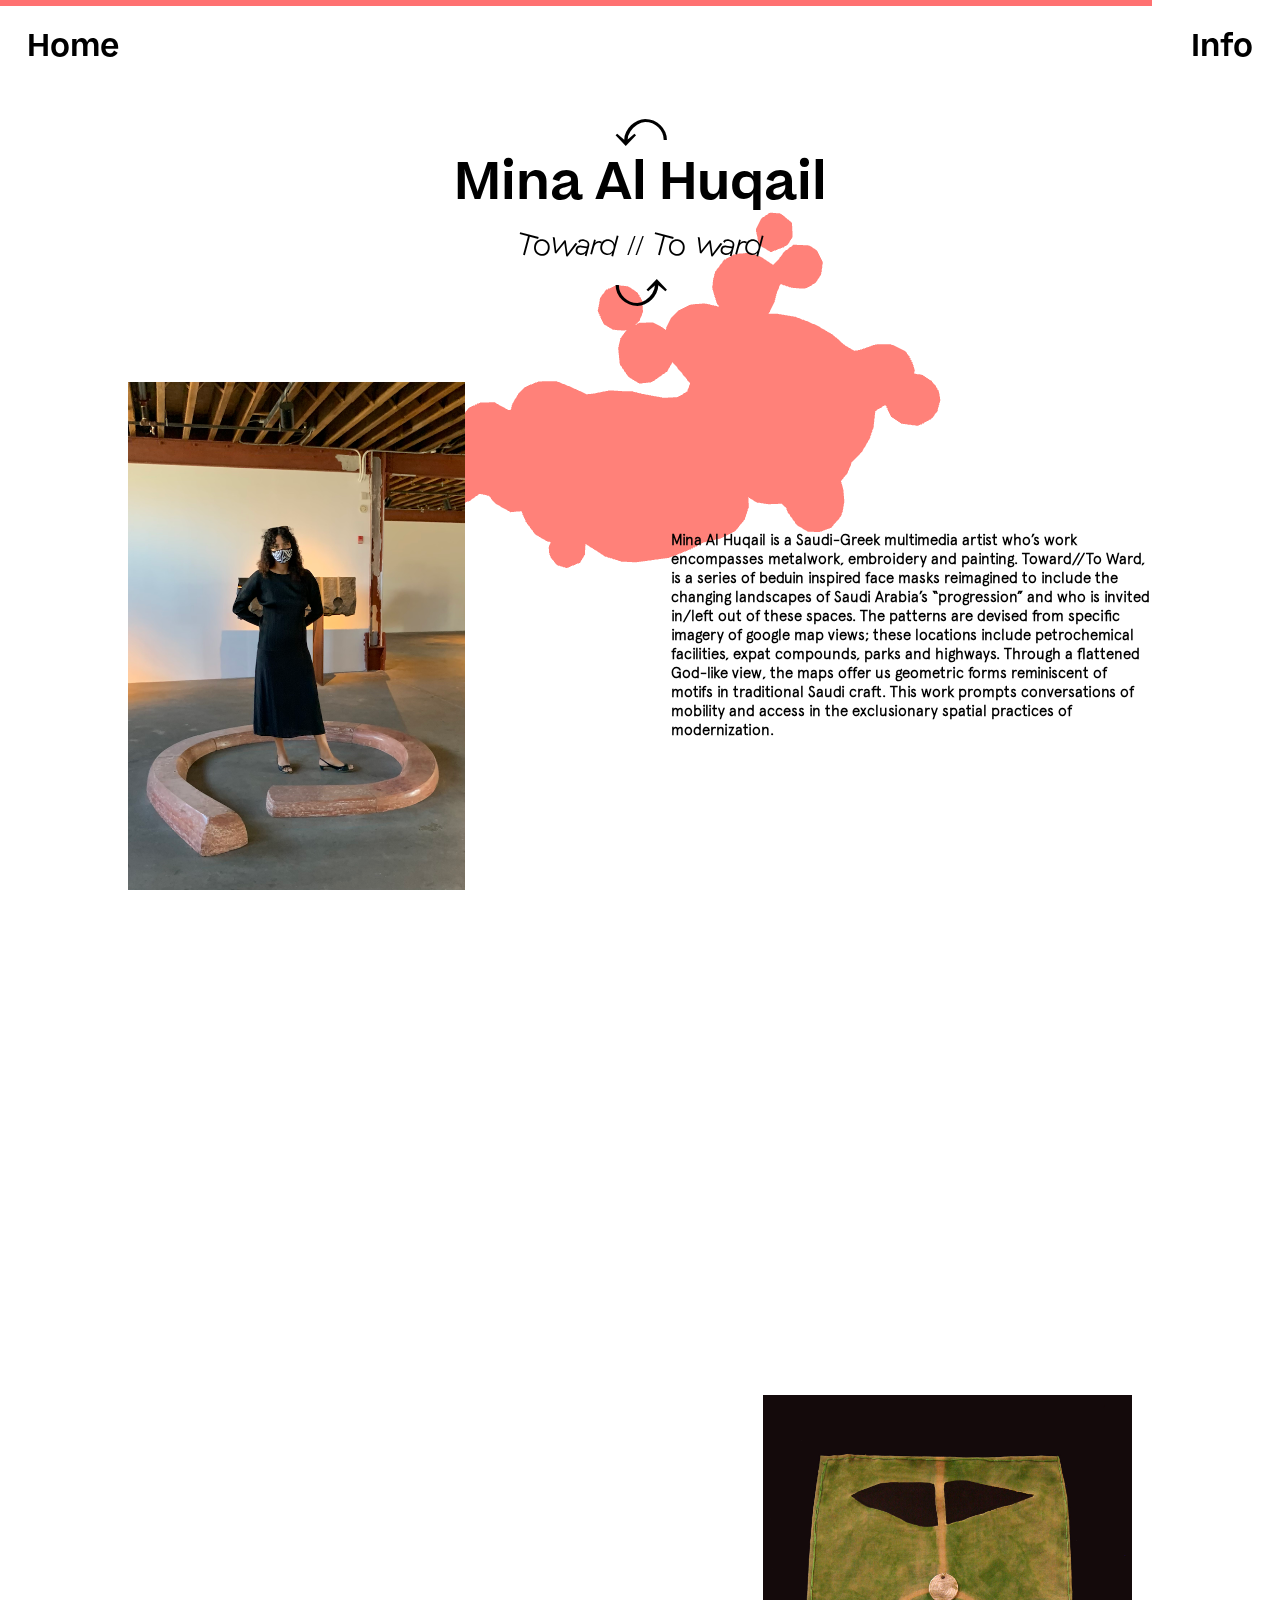
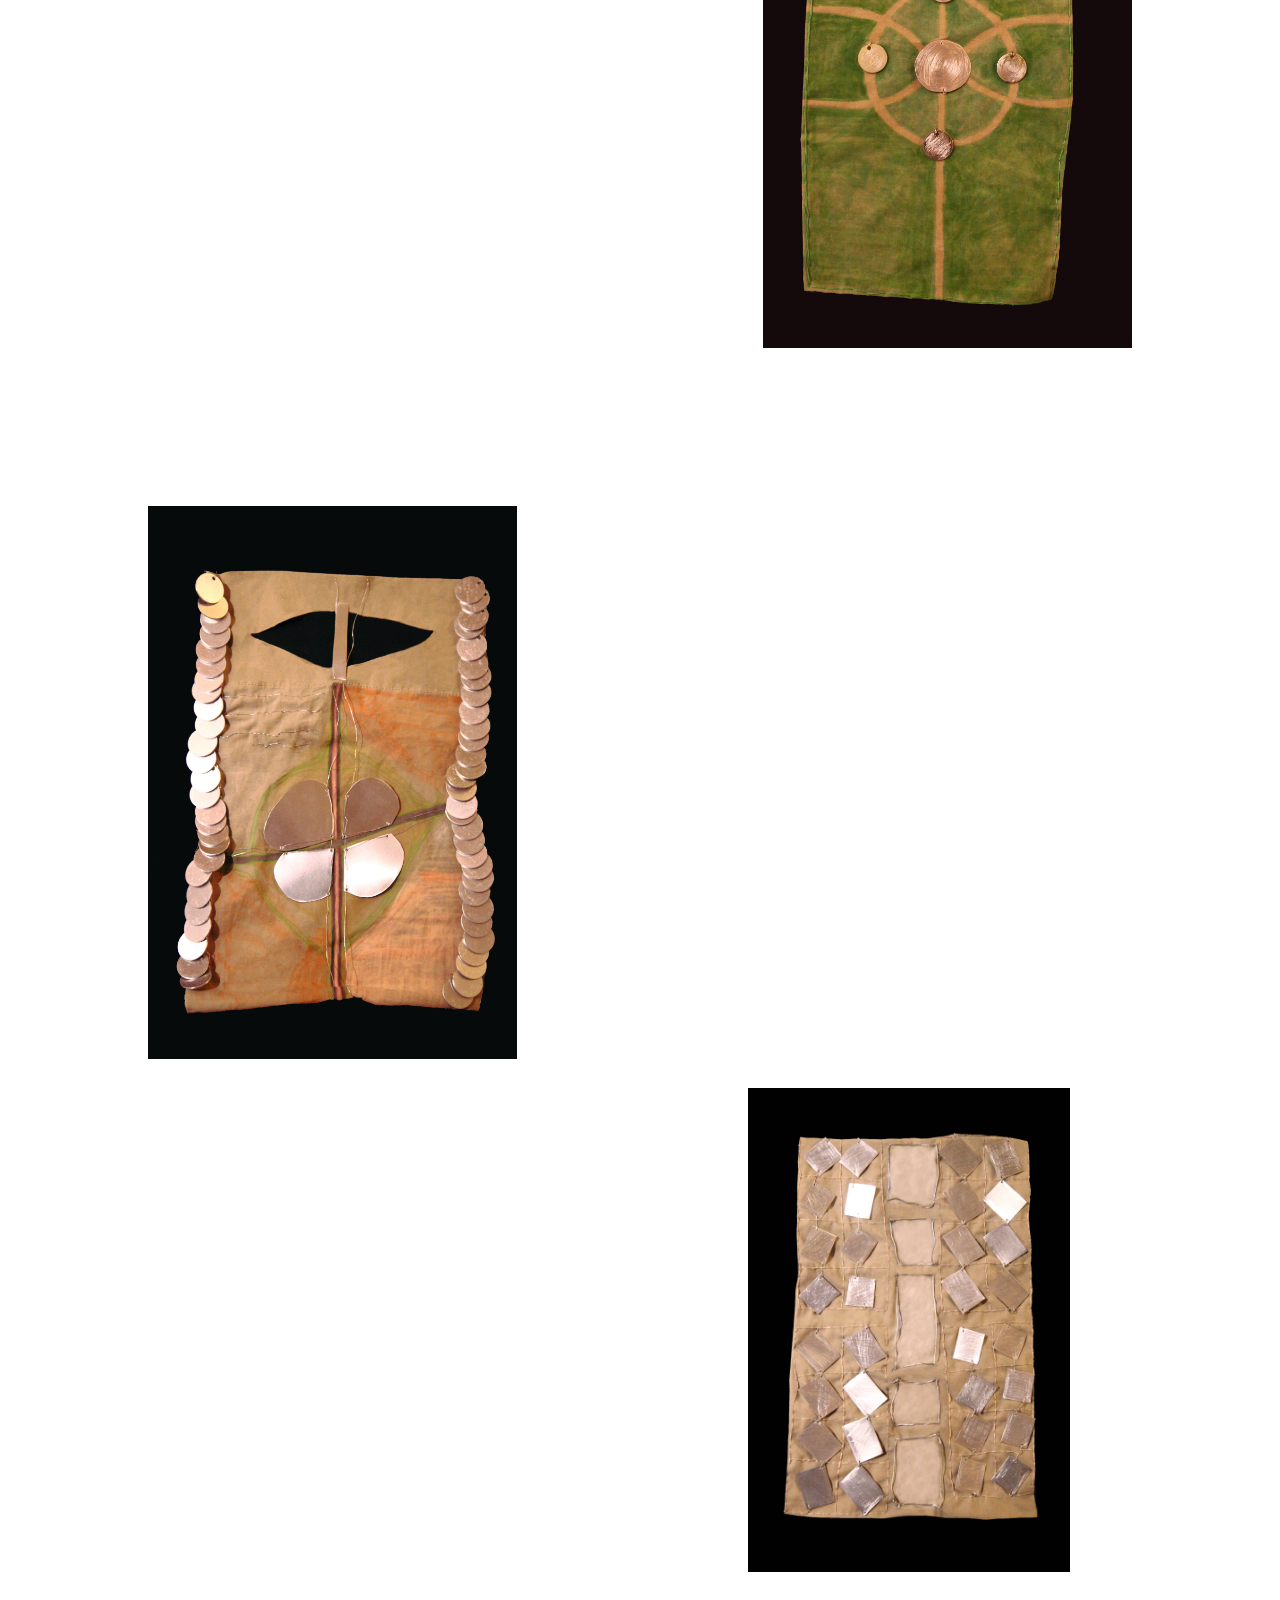
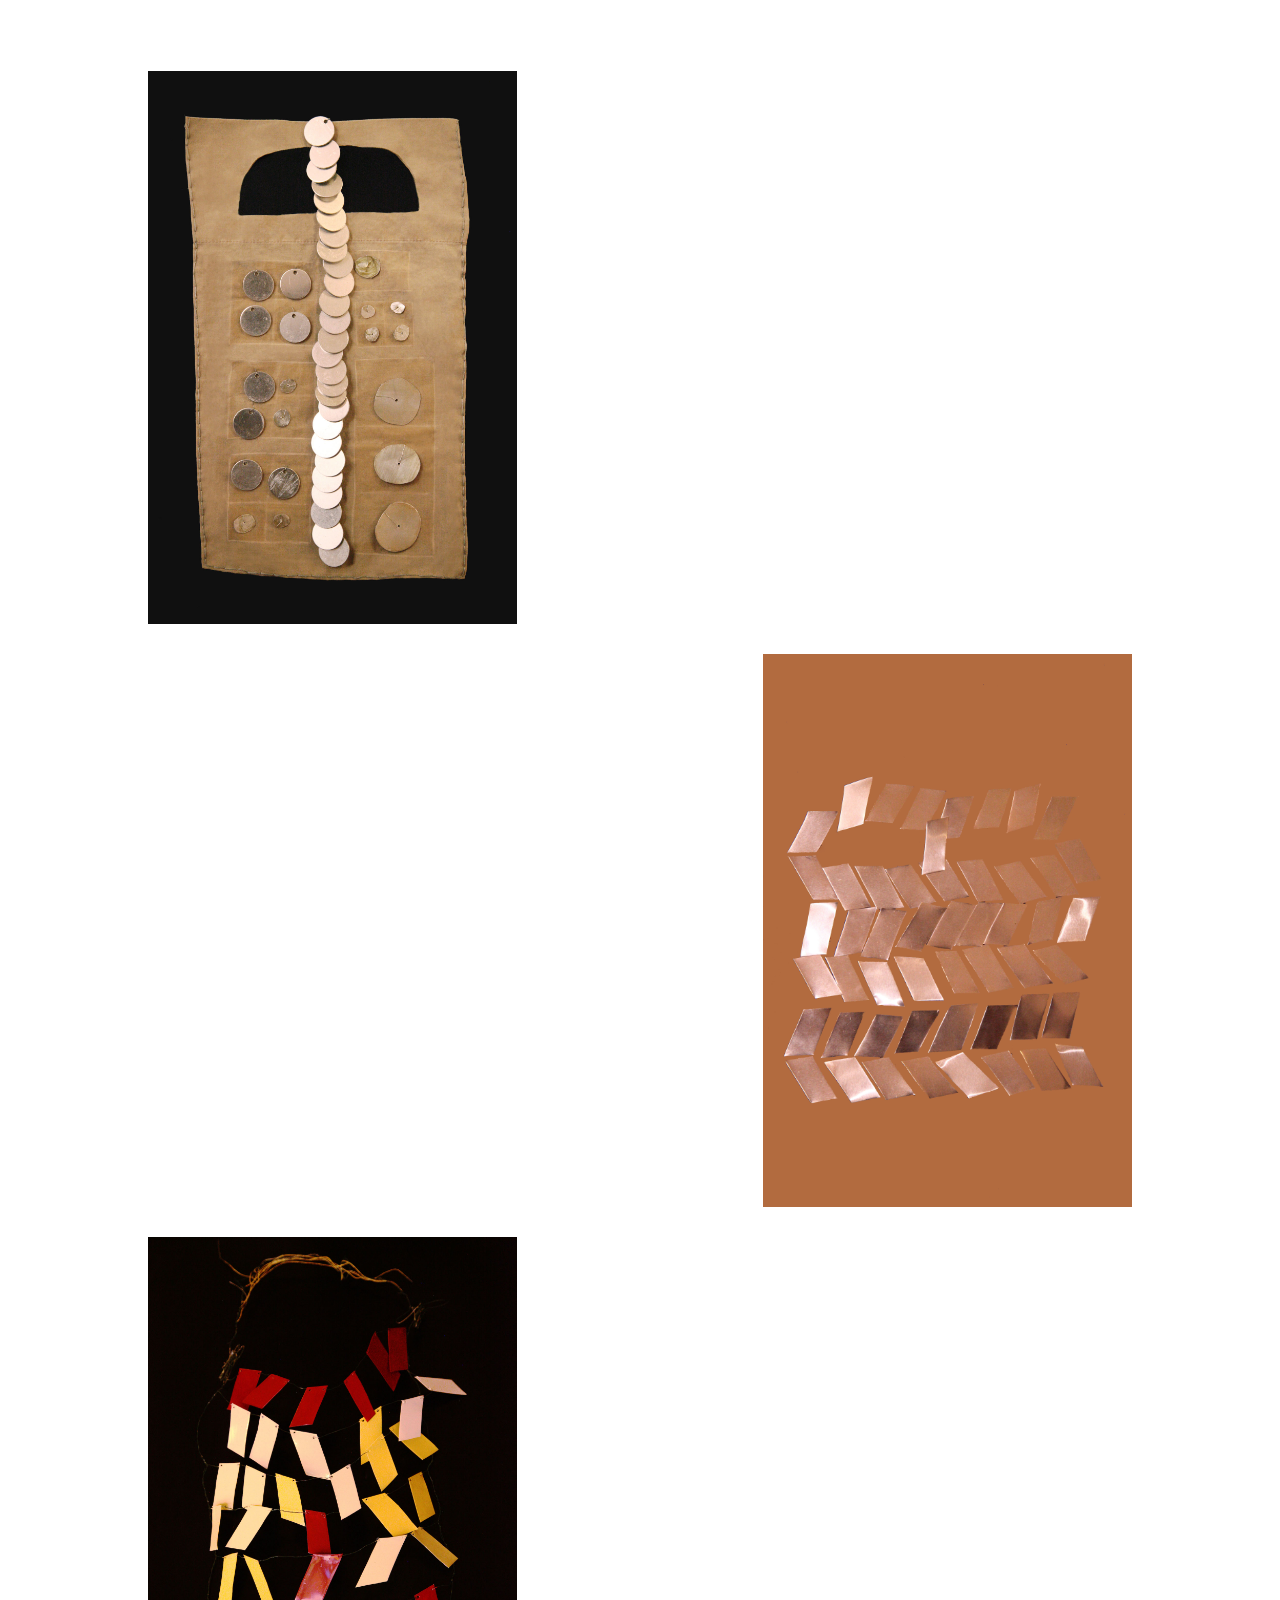
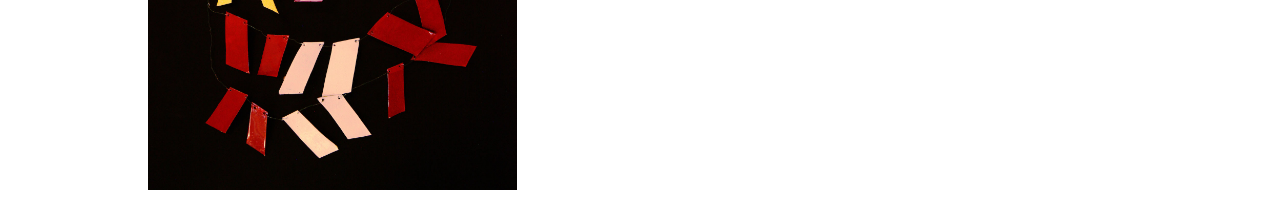
<file: mina.html>
<!DOCTYPE html>
<html>
<head>
    <meta charset="UTF-8" />
    <meta name="viewport" content="width=device-width, initial-scale=1.0" />
    <meta http-equiv="X-UA-Compatible" content="ie=edge" />
    <script src="https://ajax.googleapis.com/ajax/libs/jquery/3.5.1/jquery.min.js"></script>
    <script src="js/three.min.js"></script>
    <script src="js/GLTFLoader.js"></script>
</head>
<style>
    @font-face {
      font-family: Beatrice;
      src: url("fonts/Beatrice-Semibold.otf") format("opentype");
    }
    @font-face {
      font-family: Apercu-Light;
      src: url("fonts/Apercu-Light.otf") format("opentype");
    }
    @font-face {
      font-family: GT-Haptic-Light-Rotalic;
      src: url("fonts/GT-Haptik-Light-Rotalic-Trial.otf") format("opentype");
    }
    /* div{
          background: rgba(255, 255, 255, 0) !important;
          border: none !important;
      } */
    body {
      overflow-x: hidden;
    }

    #top-scroll{
    position: fixed;
    left: 0;
    width:90vw;
    height:.7vh;
    z-index:1000;
    }

    .scene{
      position: fixed;
      width: 100vw;
      height: 100vh;
      z-index: -500;
    }

    .scene,
    canvas {
        
        width: 100%;
        height: 100%;
        
        top: 0;
    }
  </style>
<body>
  <div id="top-scroll" style="position: fixed; top: 0; background: rgb(255, 113, 113);"></div>

  <div
    style="
      position: fixed;
      left: 0;
      top: 0;
      width: 93px;
      height: 40px;
      margin: 27px;
      text-align: left;
      z-index: 400;
    "
  >
    
    <div
      class="home"
      style="
        width: 100%;
        height: 40px;
        display: inline-block;
        
      "
    >
      
      <span style="font-size: 30px; font-family: 'Beatrice'; margin: auto">
        <a style="text-decoration: none; color: black;" href="index.html">Home</a> 
      </span>
    </div>
  
  </div>
  <style>

    @media all and (max-width: 480px) {
      .info{
        width: 30vw !important;
        margin: 0;
      }
      .home{
        width: 30vw !important;
        margin: 0;
      }
      .student-nav{
        width: 40vw !important;
      }
      .home span{
        font-size: 7vw  !important;
      }
      .info span{
        font-size: 7vw !important;
      }
      .student-nav span{
        font-size: 7vw !important;
      }
    }
  </style>
  <div
    class="info"
    style="
      position: fixed;
      right: 0;
      top: 0;
      width: 100px;
      height: 40px;
      margin: 27px;
      text-align: right;
      z-index: 400;
    "
  >
    <div
      style="
        width: 100%;
        height: 40px;
        display: inline-block;
      "
    >
      <span style="font-size: 30px; font-family: 'Beatrice'; margin: auto" >
        <a href="info.html" style="text-decoration: none; color: black;">
          Info
        </a>
      </span>
      
    </div>
  </div>

  <div
    class="student-nav"
    style="
      position: relative;
      width: 450px;
      height: 150px;
      margin: 100px auto 20px auto;
      text-align: center;
    "
  >
    <div
      style="width: 100%; height: 40px; display: inline-block"
    >
      <span
        style="display: inline-block; margin: 0 auto 0 auto; font-size: 50px"
        >
        <a style="text-decoration: none; color: black; cursor: pointer;" href="naomi.html">⤺</a>
        </span
      >
    </div>
    <div
      style="
        width: 100%;
        height: 55px;
        display: inline-block;
      "
    >
      <span style="font-size: 50px; font-family: 'Beatrice'; margin: auto"
        >Mina Al Huqail</span
      >
      <span style="font-size: 30px !important; font-family: 'GT-Haptic-Light-Rotalic'; margin: auto"><br>Toward // To ward</span>
    </div>
    <div
      style="
        width: 100%;
        height: 40px;
        display: inline-block;
        font-size: 50px;
      "
    >
      <span>
      <a style="text-decoration: none; color: black; cursor: pointer;" href="julia.html">⤻</a>
      </span>
    </div>
  </div>
  <style>
    @media all and (max-width: 1000px) {
      .intro {
        top: 18vw;
        margin-top: 30vw;
        height: 250vw !important;
      }
      .pp-side {
        width: 80vw !important;
      }
      .pp-side img {
        width: 80vw !important;
        margin-top: 20em;
        margin-bottom: 0em;
      }
      .state-side {
        width: 80vw !important;
        bottom: 0vw !important;
        margin-top: 0 !important;
        top: 163vw !important;
      }

      .state-side h4 {
        margin-bottom: 0 !important;
        margin-top: 0 !important;
        font-size: 3.5vw !important;
      }
    }

  </style>
  <div
    class="intro"
    style="
      position: relative;
      width: 80vw;
      height: 50vw;
      margin: 5vh auto 5vh auto;
      flex-direction: column;
      font-size: 15px;
    "
  >
    <div
      class="pp-side"
      style="
        position: absolute;
        left: 0;
        top: 0;
        width: 47%;
      "
    >
      <img
        style="margin: 18% auto 18% auto; width: 70%;"
        src="images/profile-photo/pp-mina.png"
        alt=""
      />
    </div>
    <div
      class="state-side"
      style="position: absolute; right: 0; width: 47%;"
    >
      <h4 style="margin: 6vw auto 0 auto; font-family: Apercu-Light;">
        Mina Al Huqail is a Saudi-Greek multimedia artist who’s work encompasses metalwork,
        embroidery and painting. Toward//To Ward, is a series of beduin inspired face masks
        reimagined to include the changing landscapes of Saudi Arabia’s “progression” and who is
        invited in/left out of these spaces. The patterns are devised from specific imagery of google
        map views; these locations include petrochemical facilities, expat compounds, parks and
        highways. Through a flattened God-like view, the maps offer us geometric forms reminiscent of
        motifs in traditional Saudi craft. This work prompts conversations of mobility and access in the
        exclusionary spatial practices of modernization.
      </h4>
    </div>
  </div>
  <style>
    @media all and (max-width: 1000px) {
      .port-slot {
        top: 0vw;
        height: 100vw !important;
      }

      .port-img {
        width: 100% !important;
        position: absolute;
        top: 0;
      }

      .desc-cont .left {
        position: absolute;
        right: 0 !important;
        bottom: 0 !important;
      }

      .desc-cont .r {
        left: 0 !important;
      }

      .descript {
        font-size: 3vw;
      }
    }
    .descript {
      font-family: "Apercu-Light";
    }
    .descript span {
      font-family: "GT-Haptic-Light-Rotalic";
    }

  </style>
<div
  class="port-slot"
  style="
    position: relative;
    width: 80vw;
    height: 45vw;
    margin: 15vh auto 15vh auto;
  "
>
  <div
    class="port-img"
    style="
      position: absolute;
      right: 0;
      width: 40%;
      height: 100%;
      display: inline-block;
      text-align: center;
      vertical-align: middle;
    "
  >
    <img style="width: 90%" src="images/gallery/mina/SalamPark.jpg" alt="" />
  </div>
  <div
    class="desc-cont left"
    style="
      position: absolute;
      top: 44%;
      right: 45%;
      padding: 1%;
      text-align: center;
      font-size: 1.5vw;
      background: white;
      border: 4px black solid;

      transform: scaleX(0);
      transform-origin: right;
      transition: 0.3s;
      transform-style: preserve-3d;
    "
  >
    <span class="descript">
      <span>Salam Park</span>
      <br />Mina Al Huqail
      <br /><em>Aluminum, steel wire, thread and
      <br> goauche on found fabric
      </em>
      <br /><em>15" x 8.5"</em>, 2020
    </span>
  </div>
</div>
<div
    class="port-slot"
    style="
      position: relative;
      width: 80vw;
      height: 38.5vw;
      margin: 5vh auto 10vh auto;
    "
  >
    <div
      class="port-img"
      style="
        position: absolute;
        left: 0;
        width: 40%;
        height: 100%;
        display: inline-block;
        text-align: center;
        vertical-align: middle;
      "
    >
      <img
        style="width: 90%"
        src="images/gallery/mina/Intersection.jpg"
        alt=""
      />
    </div>
    <div
      class="desc-cont right"
      style="
        position: absolute;
        top: 40%;
        left: 45%;
        background: white;
        border: 4px black solid;
        padding: 1%;
        text-align: center;
        font-size: 1.5vw;

        transform: scaleX(0);
        transform-origin: left;
        transition: 0.3s;
        transform-style: preserve-3d;
      "
    >
      <span class="descript l">
        <span>Intersection</span>
        <br />Mina Al Huqail
        <br /><em>Aluminum, steel wire, thread and
        <br> chalk on found fabric
        </em>
        <br /><em>15" x 9"</em>, 2020
      </span>
    </div>
</div>
<div
  class="port-slot"
  style="
    position: relative;
      width: 70vw;
      height: 38.5vw;
      margin: 5vh auto 10vh auto;
  "
>
  <div
    class="port-img"
    style="
      position: absolute;
        right: 0;
        width: 40%;
        height: 100%;
        display: inline-block;
        text-align: center;
        vertical-align: middle;
    "
  >
    <img style="width: 90%" src="images/gallery/mina/Complex.jpg" alt="" />
  </div>
  <div
    class="desc-cont left"
    style="
      position: absolute;
      top: 44%;
      right: 45%;
      padding: 1%;
      text-align: center;
      font-size: 1.5vw;
      background: white;
      border: 4px black solid;

      transform: scaleX(0);
      transform-origin: right;
      transition: 0.3s;
      transform-style: preserve-3d;
    "
  >
    <span class="descript">
      <span>Complex</span>
        <br />Mina Al Huqail
        <br /><em>Aluminum, steel wire, thread and
        <br> chalk on found fabric
        </em>
        <br /><em>16" x 10"</em>, 2020
    </span>
  </div>
</div>
<div
    class="port-slot"
    style="
      position: relative;
      width: 80vw;
      height: 38.5vw;
      margin: 5vh auto 10vh auto;
    "
  >
    <div
      class="port-img"
      style="
        position: absolute;
        left: 0;
        width: 40%;
        height: 100%;
        display: inline-block;
        text-align: center;
        vertical-align: middle;
      "
    >
      <img
        style="width: 90%"
        src="images/gallery/mina/PetrochemicalCompound.jpg"
        alt=""
      />
    </div>
    <div
      class="desc-cont right"
      style="
        position: absolute;
        top: 40%;
        left: 45%;
        background: white;
        border: 4px black solid;
        padding: 1%;
        text-align: center;
        font-size: 1.5vw;

        transform: scaleX(0);
        transform-origin: left;
        transition: 0.3s;
        transform-style: preserve-3d;
      "
    >
      <span class="descript l">
        <span>Petrochemical Compound</span>
        <br />Mina Al Huqail
        <br /><em>Aluminum, steel wire, thread and
        <br> goauche on found fabric
        </em>
        <br /><em>14.5" x 8.5"</em>, 2020
    </span>
      </span>
    </div>
</div>
<div
  class="port-slot"
  style="
    position: relative;
      width: 80vw;
      height: 38.5vw;
      margin: 5vh auto 10vh auto;
  "
>
  <div
    class="port-img"
    style="
      position: absolute;
      right: 0;
      width: 40%;
      height: 100%;
      display: inline-block;
      text-align: center;
      vertical-align: middle;
    "
  >
    <img style="width: 90%" src="images/gallery/mina/BurqaBarricade.jpg" alt="" />
  </div>
  <div
    class="desc-cont left"
    style="
      position: absolute;
      top: 44%;
      right: 45%;
      padding: 1%;
      text-align: center;
      font-size: 1.5vw;
      background: white;
      border: 4px black solid;

      transform: scaleX(0);
      transform-origin: right;
      transition: 0.3s;
      transform-style: preserve-3d;
    "
  >
    <span class="descript">
      <span>Petrochemical Compound</span>
        <br />Mina Al Huqail
        <br /><em>Aluminum, digital photo
        </em>
        <br /> 2020
    </span>
    </span>
  </div>
</div>
<div
    class="port-slot"
    style="
      position: relative;
      width: 80vw;
      height: 38.5vw;
      margin: 5vh auto 10vh auto;
    "
  >
    <div
      class="port-img"
      style="
        position: absolute;
        left: 0;
        width: 40%;
        height: 100%;
        display: inline-block;
        text-align: center;
        vertical-align: middle;
      "
    >
      <img
        style="width: 90%"
        src="images/gallery/mina/Gatedcommunity.jpg"
        alt=""
      />
    </div>
    <div
      class="desc-cont right"
      style="
        position: absolute;
        top: 40%;
        left: 45%;
        background: white;
        border: 4px black solid;
        padding: 1%;
        text-align: center;
        font-size: 1.5vw;

        transform: scaleX(0);
        transform-origin: left;
        transition: 0.3s;
        transform-style: preserve-3d;
      "
    >
      <span class="descript l">
        <span>Checkpoint</span>
        <br />Mina Al Huqail
        <br /><em>Aluminum, steel wire, enamel
        </em>
        <br /><em>25" x 11"</em>, 2020
    </span>
      </span>
    </div>
</div>

<div class="scene"></div>

</body>
<script src="js/mina.js"></script>
</html>
</file>
